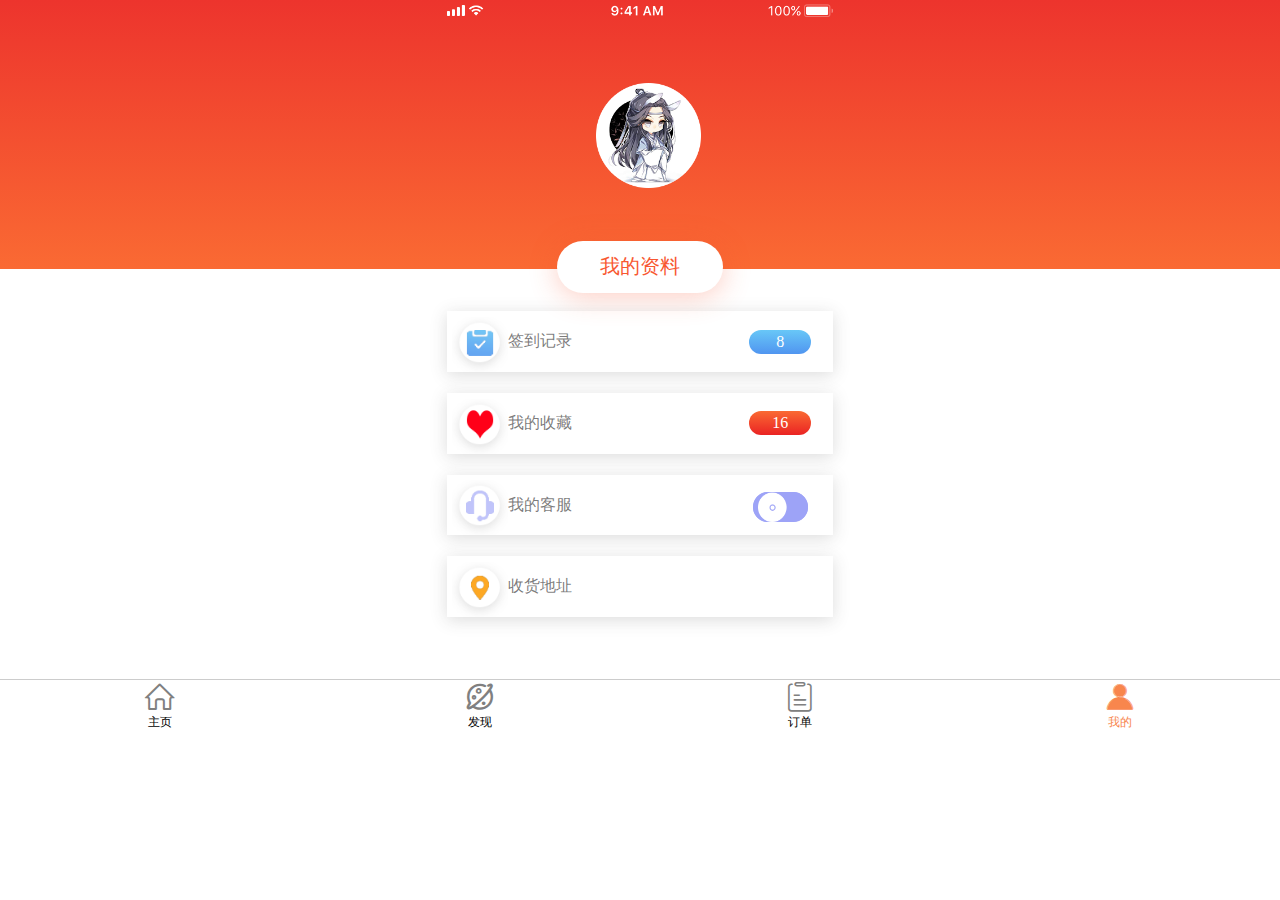
<file: wode/index.html>
<!doctype html>
<html lang="en">
<head>
    <meta charset="UTF-8">
    <meta name="viewport"
          content="width=device-width, user-scalable=no, initial-scale=1.0, maximum-scale=1.0, minimum-scale=1.0">
    <meta http-equivd="X-UA-Compatible" content="ie=edge">
    <title>我的资料</title>
    <link rel="stylesheet" href="index.css">
    <link rel="stylesheet" href="./base.css">
</head>
<body>
<div id="box">
    <div id="boxTop">
        <nav>
            <img src="image/状态栏.png" alt="">
        </nav>
        <div class="boxPicture">
            <img src="./image/lwjtimg.png" alt="">
        </div>
    </div>
    <div class="boxMy">
       <p> 我的资料</p>
    </div>
    <!--top-->
    <div id="boxContent">
        <div class="boxBox">
            <ul>
                <li class="conText1">
                    <div class="textFirst">
                        <img src="image/task_fill.png" alt="">
                    </div>
                    <p class="textWord">
                        签到记录
                    </p>
                    <div class="textSec">
                        <p>8</p>
                    </div>
                </li>
                <li class="conText2">
                    <div class="textFirst">
                        <img src="image/形状1.png" alt="">
                    </div>
                    <p class="textWord">
                        我的收藏
                    </p>
                    <div class="textSec1">
                        <p>16</p>
                    </div>
                </li>
                <li class="conText2">
                    <div class="textFirst">
                        <img src="image/customerservice_fill.png" alt="">
                    </div>
                    <p class="textWord">
                        我的客服
                    </p>
                    <div class="textSec2">
                        <img src="image/椭圆5.png" alt="">
                    </div>
                </li>
                <li class="conText2">
                    <div class="textFirst">
                        <img src="image/coordinates_fill.png" alt="">
                    </div>
                    <p class="textWord">
                        收货地址
                    </p>
                </li>
            </ul>
        </div>
        <!--content-->
        <div class="footer">
            <ul class="footerBox">
                <a href="../ps/index.html">
                    <li class="iconfont icon-tubiao115"></li>
                    <li class="footerWord">主页</li>
                </a>
            </ul>
            <ul class="footerBox">
                <a href="../xiangqing/xiangqing.html">
                    <li class="iconfont icon-faxian2"></li>
                    <li class="footerWord">发现</li>
                </a>
            </ul>
            <ul class="footerBox">
                <a href="../dingdanzhongxin/dingdan.html">
                    <li class="iconfont icon-dingdan1"></li>
                    <li class="footerWord">订单</li>
                </a>
            </ul>
            <ul class="footerBox1">
                <a href="index.html">
                    <li class="iconfont icon-wodedangxuan" style="color:rgb(248,134,77)"></li>
                    <li class="footerWord1 "style="color:rgb(248,134,77)">我的</li>
                </a>
            </ul>
        </div>
        <!--foot-->
    </div>
</div>
</body>
</html>
</file>
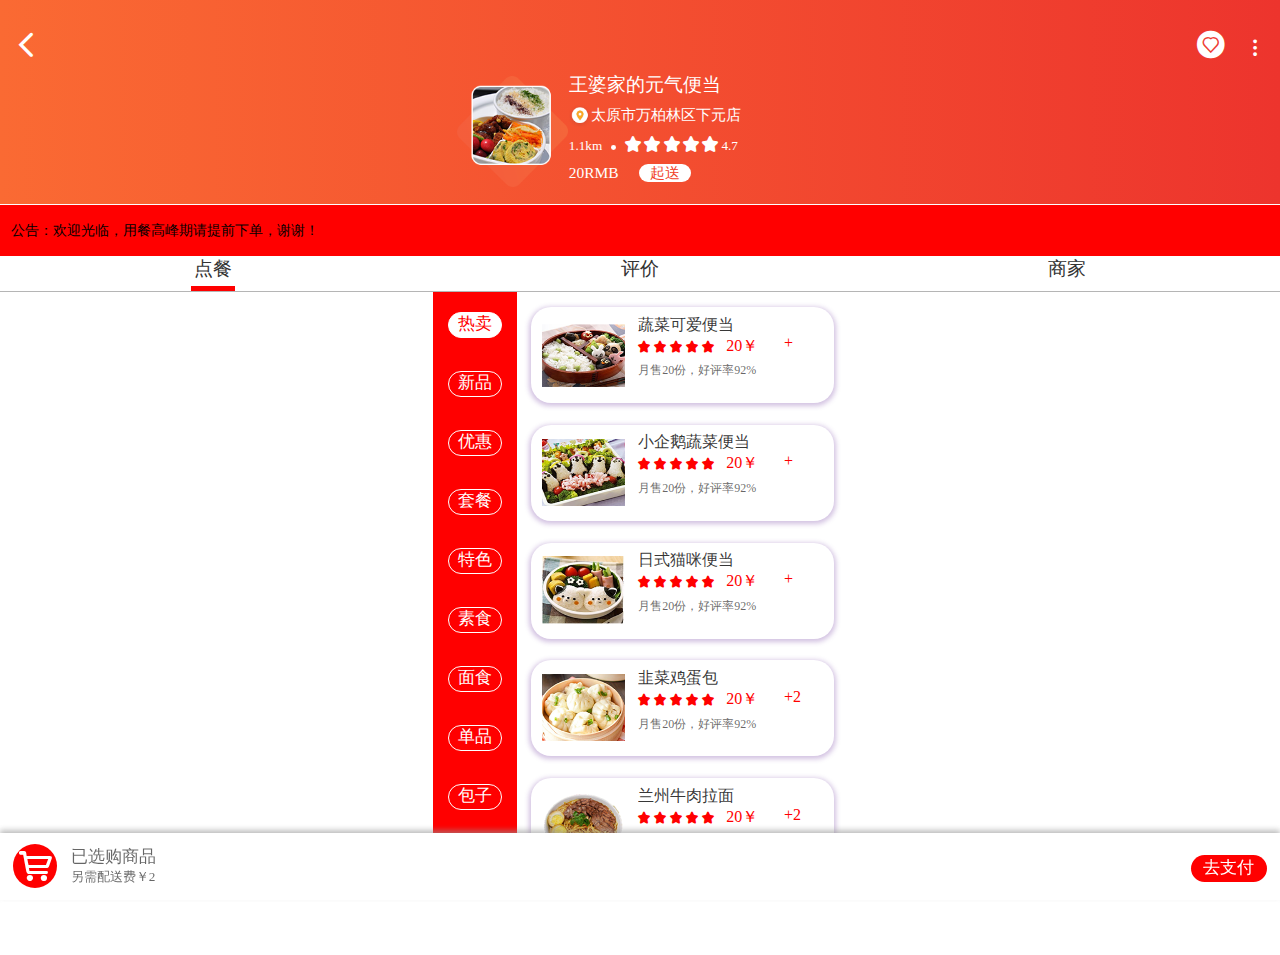
<file: xiangqing/index.html>
<!doctype html>
<html lang="en">
<head>
    <meta charset="UTF-8">
    <meta name="viewport"
          content="width=device-width, user-scalable=no, initial-scale=1.0, maximum-scale=1.0, minimum-scale=1.0">
    <meta http-equiv="X-UA-Compatible" content="ie=edge">
    <title>支付</title>
    <link rel="stylesheet" href="./index.css">
    <link rel="stylesheet" href="./base.css">
</head>
<body>
<header>
    <nav>
        <a href="xiangqing.html">
            <i class="iconfont icon-arrow-left"></i>
        </a>
        <a href="">
            <i class="iconfont icon-shoucang"></i>
        </a>
        <a href="">
            <i class="iconfont icon-gengduo"></i>
        </a>
    </nav>
    <div class="information">
        <img src="image/便当.png" alt="">
        <div class="storeInfor">
            <p class="title">
                王婆家的元气便当
            </p>
            <p class="dingwei">
                <img src="image/coordinates_fill.png" alt="">
                太原市万柏林区下元店
            </p>
            <p class="juli">
                1.1km <span></span>
                <i class="iconfont icon-shoucang-tianchong"></i>
                <i class="iconfont icon-shoucang-tianchong"></i>
                <i class="iconfont icon-shoucang-tianchong"></i>
                <i class="iconfont icon-shoucang-tianchong"></i>
                <i class="iconfont icon-shoucang-tianchong"></i>
                4.7
            </p>
            <p class="price">20RMB
                <span class="song">起送</span>
            </p>
        </div>
    </div>
</header>
<div class="gonggao">
    <p>公告：欢迎光临，用餐高峰期请提前下单，谢谢！</p>
</div>
<ul class="caidan">
    <li><a href="" class="xvanzhong">点餐</a></li>
    <li><a href="">评价</a></li>
    <li><a href="">商家</a></li>
</ul>
<div class="container">
    <ul class="fenlei">
        <li><a href="" class="xvanzhong">热卖</a></li>
        <li><a href="">新品</a></li>
        <li><a href="">优惠</a></li>
        <li><a href="">套餐</a></li>
        <li><a href="">特色</a></li>
        <li><a href="">素食</a></li>
        <li><a href="">面食</a></li>
        <li><a href="">单品</a></li>
        <li><a href="">包子</a></li>
        <li><a href="">饮品</a></li>
    </ul>
    <ul class="food">
        <li>
            <a href="">
                <img src="image/39.png" alt="" class="cai">
                <div class="middle">
                    <p>蔬菜可爱便当</p>
                    <p>
                    <span>
                        <i class="iconfont icon-shoucang-tianchong"></i>
                        <i class="iconfont icon-shoucang-tianchong"></i>
                        <i class="iconfont icon-shoucang-tianchong"></i>
                        <i class="iconfont icon-shoucang-tianchong"></i>
                        <i class="iconfont icon-shoucang-tianchong"></i>
                    </span>
                        &nbsp;&nbsp;20￥
                    </p>
                    <p>月售20份，好评率92%</p>
                </div>
                <p class="middleRight">
                    +
                </p>
            </a>
        </li>
        <li>
            <a href="">
                <img src="image/31.png" alt="" class="cai">
                <div class="middle">
                    <p>小企鹅蔬菜便当</p>
                    <p>
                    <span>
                        <i class="iconfont icon-shoucang-tianchong"></i>
                        <i class="iconfont icon-shoucang-tianchong"></i>
                        <i class="iconfont icon-shoucang-tianchong"></i>
                        <i class="iconfont icon-shoucang-tianchong"></i>
                        <i class="iconfont icon-shoucang-tianchong"></i>
                    </span>
                        &nbsp;&nbsp;20￥
                    </p>
                    <p>月售20份，好评率92%</p>
                </div>
                <p class="middleRight">
                    +
                </p>
            </a>
        </li>
        <li>
            <a href="">
                <img src="image/30.png" alt="" class="cai">
                <div class="middle">
                    <p>日式猫咪便当</p>
                    <p>
                    <span>
                        <i class="iconfont icon-shoucang-tianchong"></i>
                        <i class="iconfont icon-shoucang-tianchong"></i>
                        <i class="iconfont icon-shoucang-tianchong"></i>
                        <i class="iconfont icon-shoucang-tianchong"></i>
                        <i class="iconfont icon-shoucang-tianchong"></i>
                    </span>
                        &nbsp;&nbsp;20￥
                    </p>
                    <p>月售20份，好评率92%</p>
                </div>
                <p class="middleRight">
                    +
                </p>
            </a>
        </li>
        <li>
            <a href="">
                <img src="image/3.png" alt="" class="cai">
                <div class="middle">
                    <p>韭菜鸡蛋包</p>
                    <p>
                    <span>
                        <i class="iconfont icon-shoucang-tianchong"></i>
                        <i class="iconfont icon-shoucang-tianchong"></i>
                        <i class="iconfont icon-shoucang-tianchong"></i>
                        <i class="iconfont icon-shoucang-tianchong"></i>
                        <i class="iconfont icon-shoucang-tianchong"></i>
                    </span>
                        &nbsp;&nbsp;20￥
                    </p>
                    <p>月售20份，好评率92%</p>
                </div>
                <p class="middleRight">
                    +2
                </p>
            </a>
        </li>
        <li>
            <a href="">
                <img src="image/9.png" alt="" class="cai">
                <div class="middle">
                    <p>兰州牛肉拉面</p>
                    <p>
                    <span>
                        <i class="iconfont icon-shoucang-tianchong"></i>
                        <i class="iconfont icon-shoucang-tianchong"></i>
                        <i class="iconfont icon-shoucang-tianchong"></i>
                        <i class="iconfont icon-shoucang-tianchong"></i>
                        <i class="iconfont icon-shoucang-tianchong"></i>
                    </span>
                        &nbsp;&nbsp;20￥
                    </p>
                    <p>月售20份，好评率92%</p>
                </div>
                <p class="middleRight">
                    +2
                </p>
            </a>
        </li>
    </ul>
</div>
<div class="bu"></div>
<footer>
    <div class="iconfont icon-gouwuchekong"></div>
    <div class="cartInfor">
        <p>已选购商品</p>
        <p>另需配送费￥2</p>
    </div>
    <a href="../querendingdan/qzindex.html" class="go">去支付</a>
</footer>
</body>
</html>
</file>
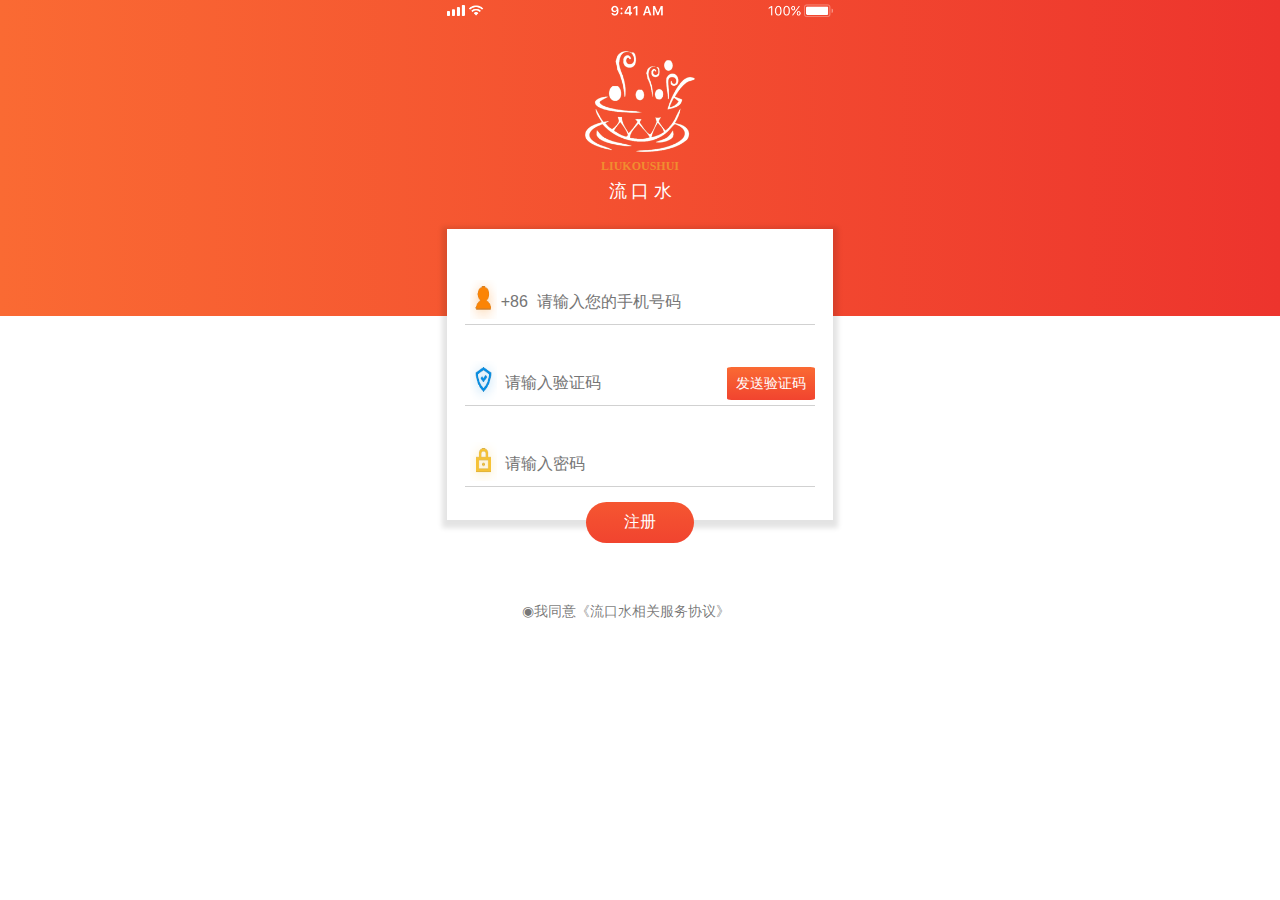
<file: zhuce/index.html>
<!doctype html>
<html lang="en">
<head>
    <meta charset="UTF-8">
    <meta name="viewport"
          content="width=device-width, user-scalable=no, initial-scale=1.0, maximum-scale=1.0, minimum-scale=1.0">
    <meta http-equiv="X-UA-Compatible" content="ie=edge">
    <title>注册</title>
    <link rel="stylesheet" href="./index.css">
    <link rel="stylesheet" href="./base.css">
</head>
<body>
<div class="box">
<div class="boxTop">
    <nav>
        <img src="image/状态栏.png" alt="">
    </nav>
  <div class="boxContent">
      <ul>
          <li class="boxPic">
              <img src="./image/liukoushui.png" alt="">
          </li>
          <h3 class="boxYw">LIUKOUSHUI</h3>
          <li class="boxText">流 口 水</li>
      </ul>
  </div>
</div>
    <!--头部-->
    <div id="banner">
        <div class="bannercontent">
            <ul class="contentSjh">
                <li class="iconItem">
                    <img src="./image/peoplefill.png" alt="">
                </li>
                <li class="textIcom">
                    <input type="text" placeholder="+86  请输入您的手机号码" class="input" >
                </li>
            </ul>
            <ul class="contentSjh">
                <li class="iconItem">
                    <img src="./image/dunpaibaoxianrenzheng.png" alt="">
                </li>
                <li class="textIcom">
                    <input type="text" placeholder=" 请输入验证码" class="input" >
                     <b class="textRight">发送验证码</b>
                </li>

            </ul>
            <ul class="contentSjh">
                <li class="iconItem">
                    <img src="./image/suoding.png" alt="">
                </li>
                <li class="textIcom">
                    <input type="text" placeholder=" 请输入密码" class="input" >
                </li>
            </ul>
        </div>
    </div>
    <!--bannner-->
    <a href="../denglu/dlindex.html" class="button">
        注册
    </a>
    <!--注册-->
    <div class="bottom">
      <div class="bottemtext">
          <p>◉我同意《流口水相关服务协议》</p>
      </div>
    </div>
</div>
</body>
</html>
</file>
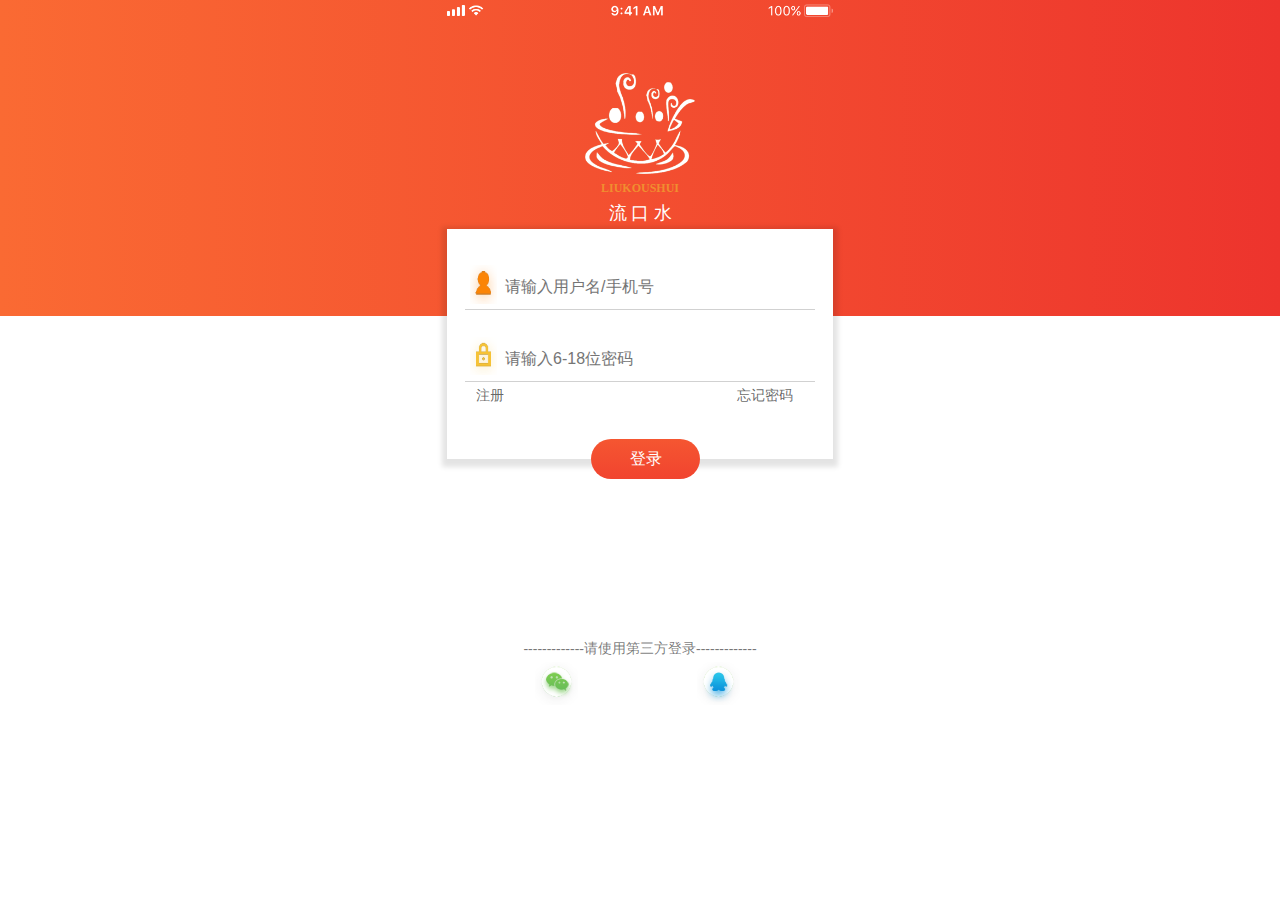
<file: denglu/dlindex.html>
<!doctype html>
<html lang="en">
<head>
    <meta charset="UTF-8">
    <meta name="viewport"
          content="width=device-width, user-scalable=no, initial-scale=1.0, maximum-scale=1.0, minimum-scale=1.0">
    <meta http-equiv="X-UA-Compatible" content="ie=edge">
    <title>登录</title>
    <link rel="stylesheet" href="dlindex.css">
    <link rel="stylesheet" href="base.css">
</head>
<body>
<div class="box">
<div class="boxTop">
    <nav>
        <img src="images/状态栏.png" alt="">
    </nav>
  <div class="boxContent">
      <ul>
          <li class="boxPic">
              <img src="images/图层5.png" alt="">
          </li>
          <h3 class="boxYw">LIUKOUSHUI</h3>
          <li class="boxText">流 口 水</li>
      </ul>
  </div>
</div>
    <!--头部-->
    <div id="banner">
        <div class="bannercontent">
            <ul class="contentSjh">
                <li class="iconItem">
                    <img src="./images/peoplefill.png" alt="">
                </li>
                <li class="textIcom">
                    <input type="text" placeholder=" 请输入用户名/手机号" class="input" >
                </li>
            </ul>
            <ul class="contentSjh">
                <li class="iconItem">
                    <img src="./images/suoding.png" alt="">
                </li>
                <li class="textIcom">
                    <input type="password" placeholder=" 请输入6-18位密码" class="input" >
                </li>
            </ul>
            <ul class="word">
                <a class="zhuCe" href="../zhuce/index.html">注册</a>
                <p class="wangJi">忘记密码</p>
            </ul>
        </div>
    </div>
    <!--bannner-->
    <a href="../ps/index.html" class="button">
        登录
    </a>
    <!--登录-->
    <div class="bottom">
      <div class="bottemtext">
          <p>-------------请使用第三方登录-------------</p>
      </div>
        <div class="bottomImage">
            <img src="images/weixin.png" style="margin-right: 1.05rem" alt="">
            <img src="images/qq.png" style="margin-left: 1.05rem" alt="">
        </div>
    </div>
</div>
</body>
</html>
</file>
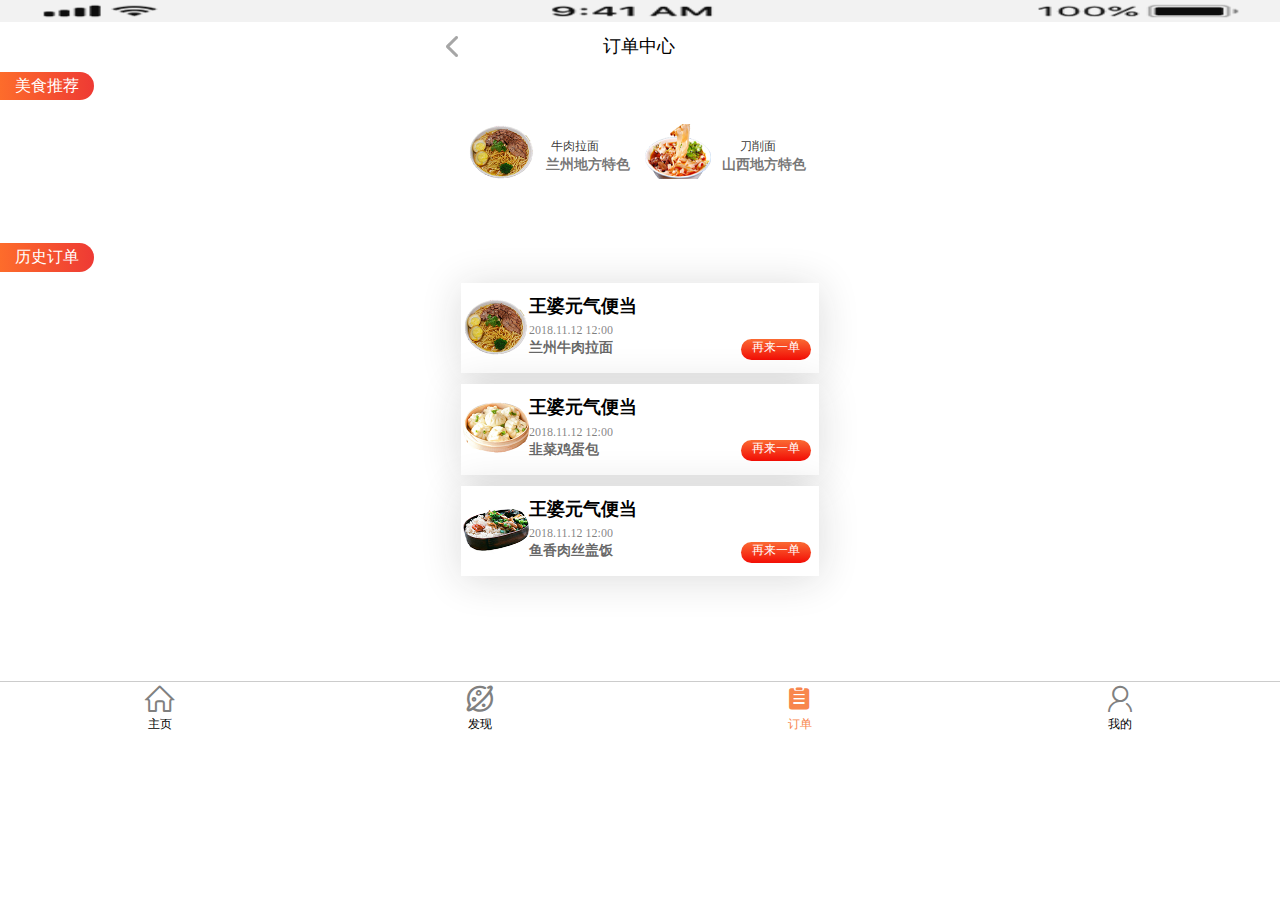
<file: dingdanzhongxin/dingdan.html>
<!doctype html>
<html lang="en">
<head>
    <meta charset="UTF-8">
    <meta name="viewport"
          content="width=device-width, user-scalable=no, initial-scale=1.0, maximum-scale=1.0, minimum-scale=1.0">
    <meta http-equiv="X-UA-Compatible" content="ie=edge">
    <title>订单中心</title>
    <link rel="stylesheet" href="dingdan.css">
    <link rel="stylesheet" href="base.css">
</head>
<body>
<div id="box">
    <div id="top">
        <nav>
            <img src="image/StatusBar.png" alt="">
        </nav>
        <div id="dingdan">
            <img src="image/圆角矩形1拷贝.png" alt="">
            <h2>订单中心</h2>
        </div>
        <div id="content">
            <div class="zuoSahng">美食推荐</div>
            <div class="conNeirong">
                <div class="Neirongzuo">
                    <img src="image/9.png" alt="">
                    <p>牛肉拉面</p>
                    <h3>兰州地方特色</h3>
                </div>
                <div class="Neirongzuo">
                    <img src="image/图层3.png" alt="">
                    <p>刀削面</p>
                    <h3>山西地方特色</h3>
                </div>
            </div>
        </div>
    </div>
    <div id="banner">
        <div class="conLishi">
            <div class="zuoSahng">历史订单</div>
            <ul>
                <li class="zailaiyidan">
                    <img src="image/9.png" alt="">
                    <h2>王婆元气便当</h2>
                    <p>2018.11.12  12:00</p>
                    <h3>兰州牛肉拉面</h3>
                    <div class="youxia">再来一单</div>
                </li>
            </ul>
            <ul>
                <li class="zailaiyidan">
                    <img src="image/10.png" alt="">
                    <h2>王婆元气便当</h2>
                    <p>2018.11.12  12:00</p>
                    <h3>韭菜鸡蛋包</h3>
                    <div class="youxia">再来一单</div>
                </li>
            </ul>
            <ul>
                <li class="zailaiyidan">
                    <img src="image/8.png" alt="">
                    <h2>王婆元气便当</h2>
                    <p>2018.11.12  12:00</p>
                    <h3>鱼香肉丝盖饭</h3>
                    <div class="youxia">再来一单</div>
                </li>
            </ul>
        </div>
        <div class="footer">
            <ul class="footerBox">
                <a href="../ps/index.html">
                    <li class="iconfont icon-tubiao115"></li>
                    <li class="footerWord">主页</li>
                </a>
            </ul>
            <ul class="footerBox">
                <a href="../xiangqing/xiangqing.html">
                    <li class="iconfont icon-faxian2"></li>
                    <li class="footerWord">发现</li>
                </a>
            </ul>
            <ul class="footerBox1">
                <a href="dingdan.html">
                    <li class="iconfont icon-dingdan"style="color:rgb(248,134,77)"></li>
                    <li class="footerWord1" style="color:rgb(248,134,77)">订单</li>
                </a>
            </ul>
            <ul class="footerBox">
                <a href="../wode/index.html">
                    <li class="iconfont icon-weibiaoti2fuzhi12" ></li>
                    <li class="footerWord ">我的</li>
                </a>
            </ul>
        </div>
    </div>

</div>
</body>
</html>
</file>
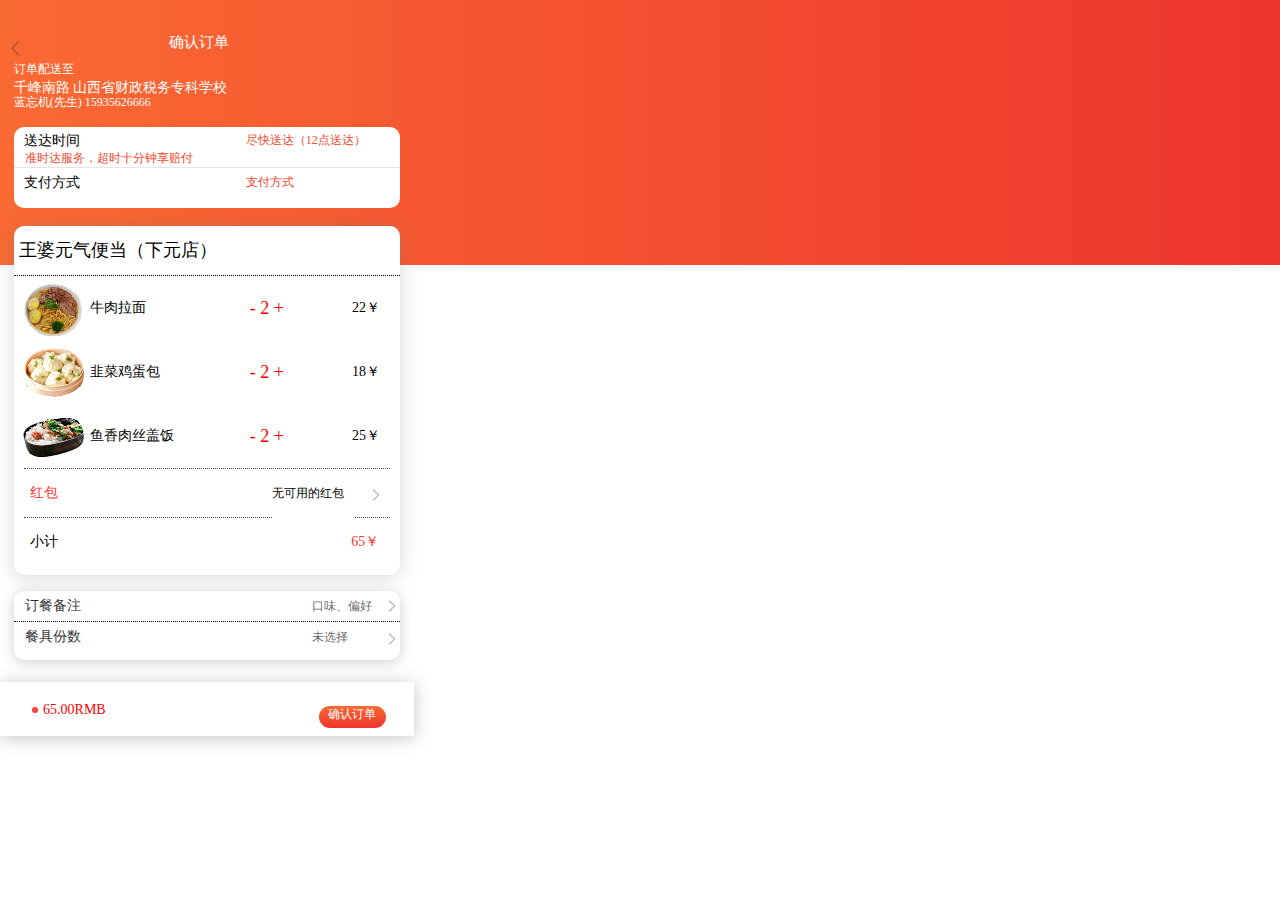
<file: querendingdan/qzindex.html>
<!doctype html>
<html lang="en">
<head>
    <meta charset="UTF-8">
    <meta name="viewport"
          content="width=device-width, user-scalable=no, initial-scale=1.0, maximum-scale=1.0, minimum-scale=1.0">
    <meta http-equiv="X-UA-Compatible" content="ie=edge">
    <title>确认订单</title>
    <link rel="stylesheet" href="./qzindex.css">
    <link rel="stylesheet" href="./base.css">
</head>
<body>
<div id="box">
    <div id="top">
        <div class="topT">
            <a class="topTleft">
                <i class="iconfont icon-zuojiantou"></i>
            </a>
            <div class="topTright">确认订单</div>
            <div class="text">
                <p1>订单配送至</p1>
                <h3>千峰南路  山西省财政税务专科学校</h3>
                <h4>蓝忘机(先生)     15935626666</h4>
            </div>
            <div class="topContext">
                <ul class="contextBox">
                    <li class="contextLeft">
                        送达时间
                    </li>
                    <li class="contextRight">
                        尽快送达（12点送达）
                    </li>
                    <li class="contextBottom">
                        准时达服务，超时十分钟享赔付
                    </li>
                </ul>
                <ul class="contextBo">
                    <li class="contextLeft">
                       支付方式
                    </li>
                    <li class="contextRight">
                      支付方式
                    </li>
                </ul>
            </div>
        </div>
    </div>
    <div id="banners">
        <div class="bannerTop">
            <h2>王婆元气便当（下元店）</h2>
        </div>
        <div class="bannerCon">
           <ul>
               <img src="image/9.png" alt="">
               <li class="laMian">牛肉拉面</li>
               <li class="jiaJian">- 2 +</li>
               <li class="rmb">22￥</li>
           </ul>
        </div>
        <div class="bannerCon">
           <ul>
               <img src="image/10.png" alt="">
               <li class="laMian">韭菜鸡蛋包</li>
               <li class="jiaJian">- 2 +</li>
               <li class="rmb">18￥</li>
           </ul>
        </div>
        <div class="bannerCon">
           <ul>
               <img src="image/8.png" alt="">
               <li class="laMian">鱼香肉丝盖饭</li>
               <li class="jiaJian">- 2 +</li>
               <li class="rmb">25￥</li>
           </ul>
        </div>
        <div class="bannerBom">
            <div class="banRight">
                红包
            </div>
            <div class="banleft">
                无可用的红包
            </div>
            <div class="icon">
                <i class="iconfont icon-iconfontjiantou5"></i>
            </div>
        </div>
        <div class="bannerBotm">
            <div class="banbomLeft">
                小计
            </div>
            <div class="banbomRight">
                65￥
            </div>
        </div>
    </div>
    <div id="foot">
        <div class="footTop">
            <ul>
                <li class="dingCan">订餐备注</li>
                <li class="foottopTe">口味、偏好</li>
                <li class="iconfont icon-iconfontjiantou5"></li>
            </ul>
        </div>
        <div class="footBottom">
            <ul>
                <li class="dingCan">餐具份数</li>
                <li class="foottopTe">未选择</li>
                <li class="iconfont icon-iconfontjiantou5"></li>
            </ul>
        </div>
    </div>
    <div id="bottom">
        <a href="../xuanze/xuanze.html">
            <ul>
                <li class="dian"></li>
                <li class="dianShu">65.00RMB</li>
                <li class="queRen">确认订单</li>
            </ul>
        </a>
    </div>
</div>
</body>
</html>
</file>
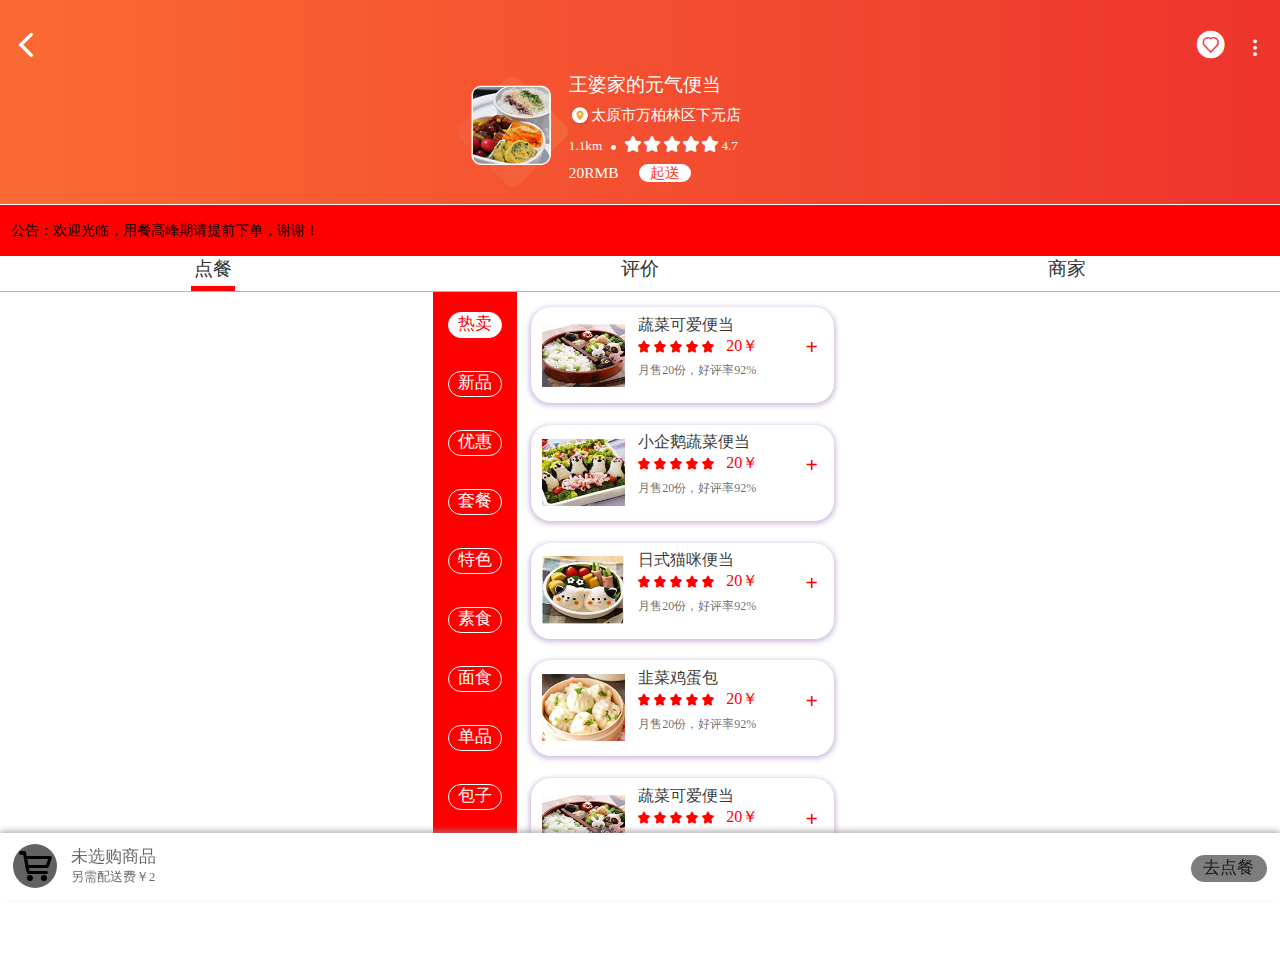
<file: xiangqing/xiangqing.html>
<!doctype html>
<html lang="en">
<head>
    <meta charset="UTF-8">
    <meta name="viewport"
          content="width=device-width, user-scalable=no, initial-scale=1.0, maximum-scale=1.0, minimum-scale=1.0">
    <meta http-equiv="X-UA-Compatible" content="ie=edge">
    <title>详情页</title>
    <link rel="stylesheet" href="./xiangqing.css">
    <link rel="stylesheet" href="./base.css">
</head>
<body>
<header>
    <nav>
        <a href="../ps/index.html">
            <i class="iconfont icon-arrow-left"></i>
        </a>
        <a href="">
            <i class="iconfont icon-shoucang"></i>
        </a>
        <a href="">
            <i class="iconfont icon-gengduo"></i>
        </a>
    </nav>
    <div class="information">
        <img src="image/便当.png" alt="">
        <div class="storeInfor">
            <p class="title">
                王婆家的元气便当
            </p>
            <p class="dingwei">
                <img src="image/coordinates_fill.png" alt="">
                太原市万柏林区下元店
            </p>
            <p class="juli">
                1.1km <span></span>
                <i class="iconfont icon-shoucang-tianchong"></i>
                <i class="iconfont icon-shoucang-tianchong"></i>
                <i class="iconfont icon-shoucang-tianchong"></i>
                <i class="iconfont icon-shoucang-tianchong"></i>
                <i class="iconfont icon-shoucang-tianchong"></i>
                4.7
            </p>
            <p class="price">20RMB
                <span class="song">起送</span>
            </p>
        </div>
    </div>
</header>
<div class="gonggao">
    <p>公告：欢迎光临，用餐高峰期请提前下单，谢谢！</p>
</div>
<ul class="caidan">
    <li><a href="" class="xvanzhong">点餐</a></li>
    <li><a href="">评价</a></li>
    <li><a href="">商家</a></li>
</ul>
<div class="container">
    <ul class="fenlei">
        <li><a href="" class="xvanzhong">热卖</a></li>
        <li><a href="">新品</a></li>
        <li><a href="">优惠</a></li>
        <li><a href="">套餐</a></li>
        <li><a href="">特色</a></li>
        <li><a href="">素食</a></li>
        <li><a href="">面食</a></li>
        <li><a href="">单品</a></li>
        <li><a href="">包子</a></li>
        <li><a href="">饮品</a></li>
    </ul>
    <ul class="food">
        <li>
            <a href="">
                <img src="image/39.png" alt="" class="cai">
                <div class="middle">
                    <p>蔬菜可爱便当</p>
                    <p>
                    <span>
                        <i class="iconfont icon-shoucang-tianchong"></i>
                        <i class="iconfont icon-shoucang-tianchong"></i>
                        <i class="iconfont icon-shoucang-tianchong"></i>
                        <i class="iconfont icon-shoucang-tianchong"></i>
                        <i class="iconfont icon-shoucang-tianchong"></i>
                    </span>
                        &nbsp;&nbsp;20￥
                    </p>
                    <p>月售20份，好评率92%</p>
                </div>
                <h2 class="middleRight">
                    +
                </h2>
            </a>
        </li>
        <li>
            <a href="">
                <img src="image/31.png" alt="" class="cai">
                <div class="middle">
                    <p>小企鹅蔬菜便当</p>
                    <p>
                    <span>
                        <i class="iconfont icon-shoucang-tianchong"></i>
                        <i class="iconfont icon-shoucang-tianchong"></i>
                        <i class="iconfont icon-shoucang-tianchong"></i>
                        <i class="iconfont icon-shoucang-tianchong"></i>
                        <i class="iconfont icon-shoucang-tianchong"></i>
                    </span>
                        &nbsp;&nbsp;20￥
                    </p>
                    <p>月售20份，好评率92%</p>
                </div>
                <h2 class="middleRight">
                    +
                </h2>
            </a>
        </li>
        <li>
            <a href="">
                <img src="image/30.png" alt="" class="cai">
                <div class="middle">
                    <p>日式猫咪便当</p>
                    <p>
                    <span>
                        <i class="iconfont icon-shoucang-tianchong"></i>
                        <i class="iconfont icon-shoucang-tianchong"></i>
                        <i class="iconfont icon-shoucang-tianchong"></i>
                        <i class="iconfont icon-shoucang-tianchong"></i>
                        <i class="iconfont icon-shoucang-tianchong"></i>
                    </span>
                        &nbsp;&nbsp;20￥
                    </p>
                    <p>月售20份，好评率92%</p>
                </div>
                <h2 class="middleRight">
                    +
                </h2>
            </a>
        </li>
        <li>
            <a href="">
                <img src="image/3.png" alt="" class="cai">
                <div class="middle">
                    <p>韭菜鸡蛋包</p>
                    <p>
                    <span>
                        <i class="iconfont icon-shoucang-tianchong"></i>
                        <i class="iconfont icon-shoucang-tianchong"></i>
                        <i class="iconfont icon-shoucang-tianchong"></i>
                        <i class="iconfont icon-shoucang-tianchong"></i>
                        <i class="iconfont icon-shoucang-tianchong"></i>
                    </span>
                        &nbsp;&nbsp;20￥
                    </p>
                    <p>月售20份，好评率92%</p>
                </div>
                <h2 class="middleRight">
                    +
                </h2>
            </a>
        </li>
        <li>
            <a href="">
                <img src="image/39.png" alt="" class="cai">
                <div class="middle">
                    <p>蔬菜可爱便当</p>
                    <p>
                    <span>
                        <i class="iconfont icon-shoucang-tianchong"></i>
                        <i class="iconfont icon-shoucang-tianchong"></i>
                        <i class="iconfont icon-shoucang-tianchong"></i>
                        <i class="iconfont icon-shoucang-tianchong"></i>
                        <i class="iconfont icon-shoucang-tianchong"></i>
                    </span>
                        &nbsp;&nbsp;20￥
                    </p>
                    <p>月售20份，好评率92%</p>
                </div>
                <h2 class="middleRight">
                    +
                </h2>
            </a>
        </li>
    </ul>
</div>
<div class="bu"></div>
<footer>
    <div class="iconfont icon-gouwuchekong"></div>
    <div class="cartInfor">
        <p>未选购商品</p>
        <p>另需配送费￥2</p>
    </div>
    <a href="index.html" class="go">去点餐</a>
</footer>
</body>
</html>
</file>
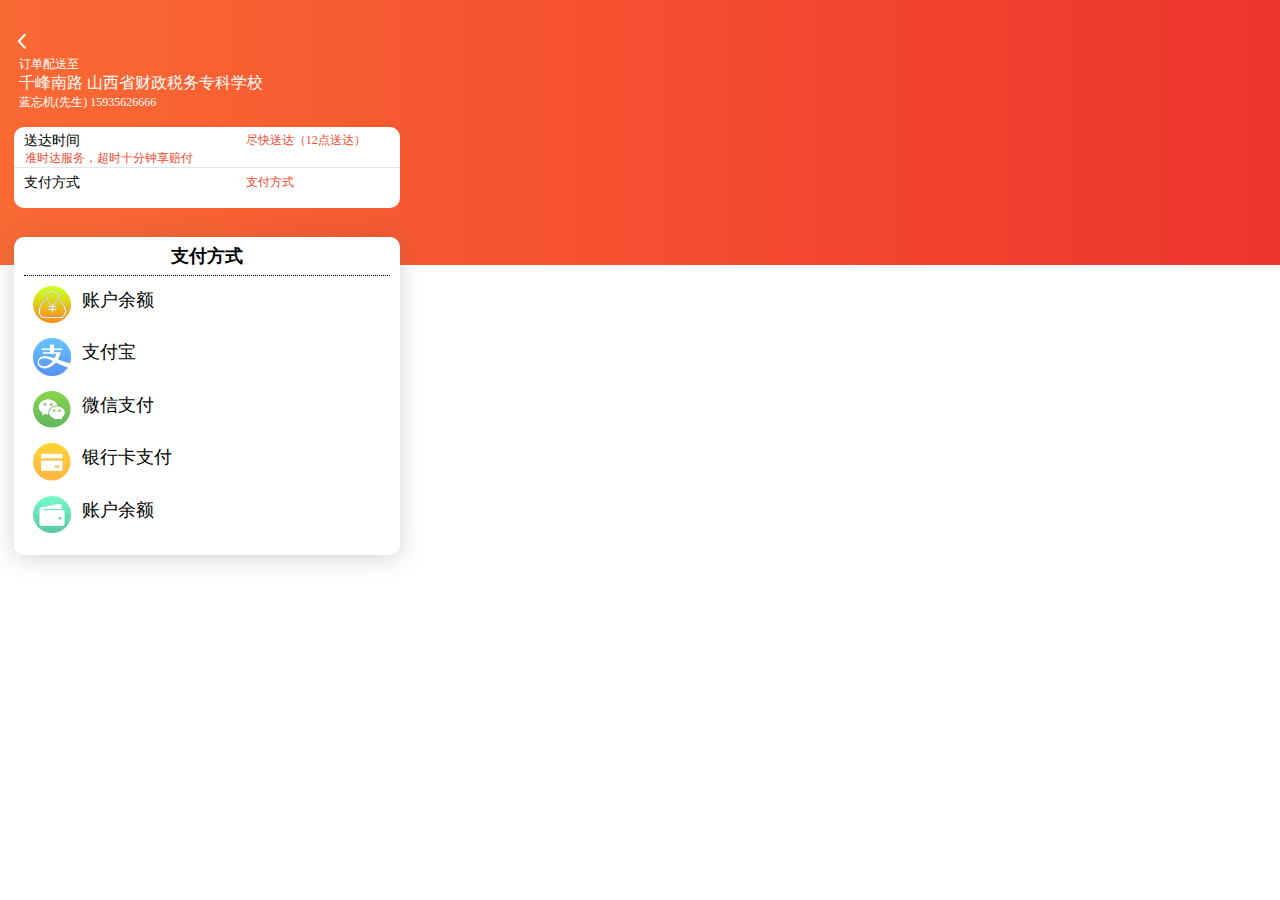
<file: xuanze/xuanze.html>
<!doctype html>
<html lang="en">
<head>
    <meta charset="UTF-8">
    <meta name="viewport"
          content="width=device-width, user-scalable=no, initial-scale=1.0, maximum-scale=1.0, minimum-scale=1.0">
    <meta http-equiv="X-UA-Compatible" content="ie=edge">
    <title>选择支付方式</title>
    <link rel="stylesheet" href="./xuanze.css">
    <link rel="stylesheet" href="./base.css">
</head>
<body>
<div id="box">
    <div id="top">
        <div class="topT">
                <a href="" class="iconfont icon-zuojiantou"></a>
            <div class="text">
                <p>订单配送至</p>
                <p1>千峰南路 山西省财政税务专科学校</p1>
                <h4>蓝忘机(先生)     15935626666</h4>
            </div>
            <div class="topContext">
                <ul class="contextBox">
                    <li class="contextLeft">
                        送达时间
                    </li>
                    <li class="contextRight">
                        尽快送达（12点送达）
                    </li>
                    <li class="contextBottom">
                        准时达服务，超时十分钟享赔付
                    </li>
                </ul>
                <ul class="contextBo">
                    <li class="contextLeft">
                        支付方式
                    </li>
                    <li class="contextRight">
                        支付方式
                    </li>
                </ul>
            </div>
        </div>
    </div>
    <div id="bannerCon">
        <div class="conText">
            <h2>支付方式</h2>
        </div>
        <ul>
            <li class="conT1">
                <img src="image/timgICJ2CD2D.png" alt="">
                <div class="conp">账户余额</div>
            </li>
            <li class="conT1">
                <img src="image/图层2.png" alt="">
                <div class="conp">支付宝</div>
            </li>
            <li class="conT1">
                <img src="image/0.png" alt="">
                <div class="conp">微信支付</div>
            </li>
            <li class="conT1">
                <a href="../zhiwen/zwindex.html">
                    <img src="image/图层0副本.png" alt="">
                </a>
                <div class="conp">银行卡支付</div>
            </li>
            <li class="conT1">
                <img src="image/图层8.png" alt="">
                <div class="conp">账户余额</div>
            </li>
        </ul>
    </div>
</div>
</body>
</html>
</file>
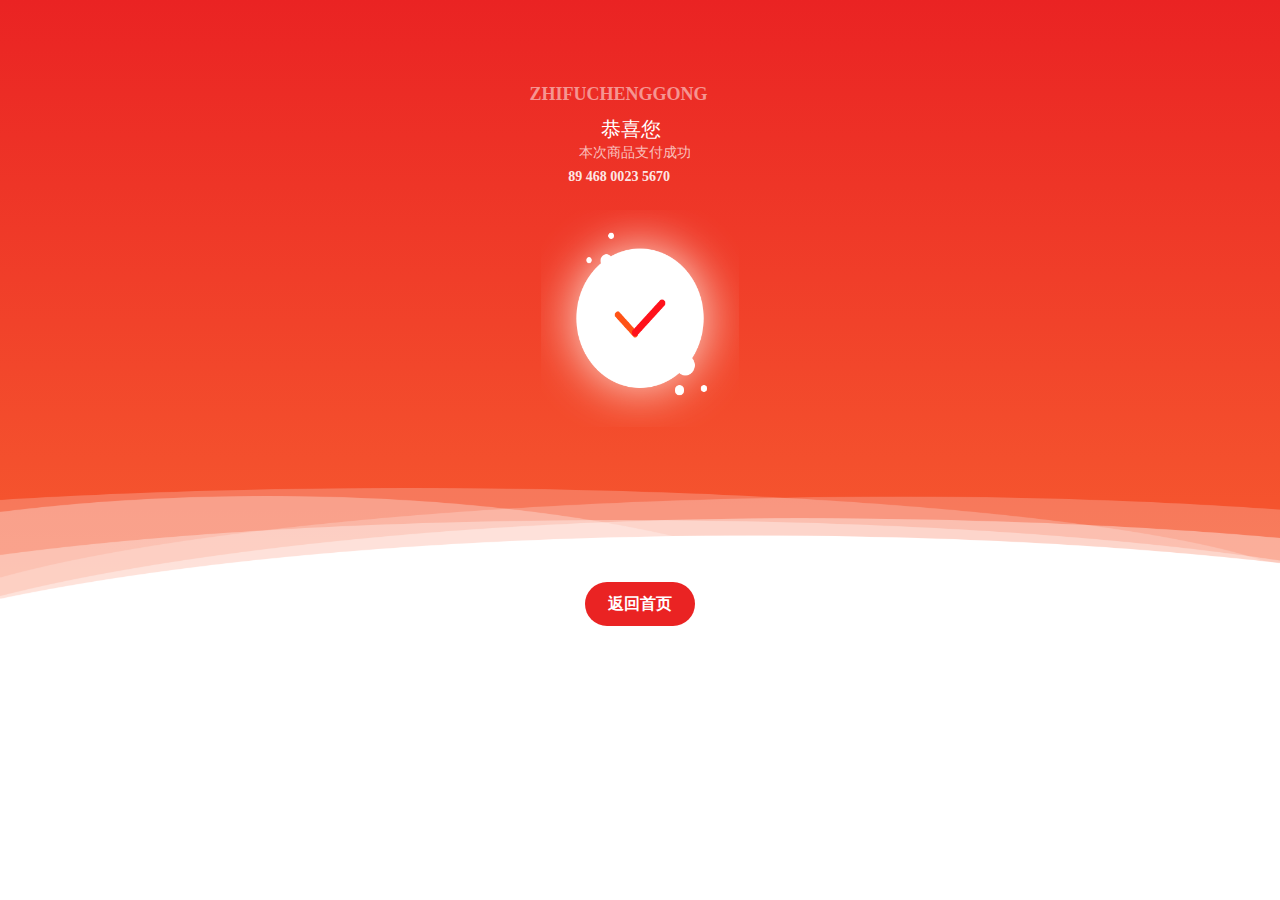
<file: zhifuchenggong/zfindex.html>
<!doctype html>
<html lang="en">
<head>
    <meta charset="UTF-8">
    <meta name="viewport"
          content="width=device-width, user-scalable=no, initial-scale=1.0, maximum-scale=1.0, minimum-scale=1.0">
    <meta http-equiv="X-UA-Compatible" content="ie=edge">
    <title>支付成功</title>
    <link rel="stylesheet" href="./zfindex.css">
    <link rel="stylesheet" href="./base.css">
</head>
<body>
<!--头部-->
<div id="box">
    <div id="top">
        <h2 class="zF">ZHIFUCHENGGONG</h2>
        <p class="word">恭喜您</p>
        <p class="cg">本次商品支付成功</p>
        <h3 class="sz">89 468 0023 5670</h3>
    </div>
    <div id="banner">
        <img src="images/圆.png" alt="">
    </div>
    <div id="footer">
        <img src="images/白圆.png" alt="">
    </div>
    <a href="../ps/index.html">
        <div class="fanhui">
            <h3>返回首页</h3>
        </div>
    </a>

</div>
</body>
</html>
</file>
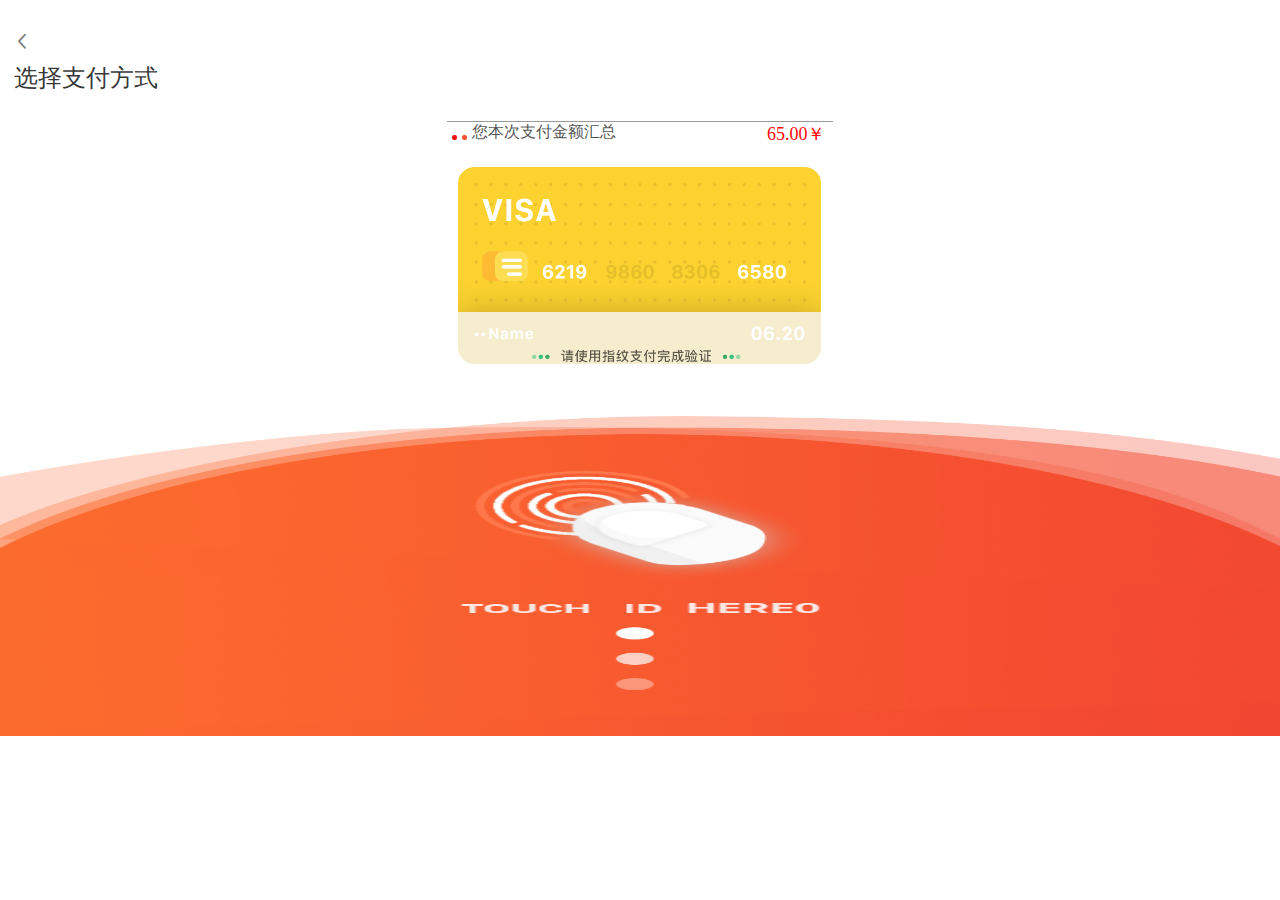
<file: zhiwen/zwindex.html>
<!doctype html>
<html lang="en">
<head>
    <meta charset="UTF-8">
    <meta name="viewport"
          content="width=device-width, user-scalable=no, initial-scale=1.0, maximum-scale=1.0, minimum-scale=1.0">
    <meta http-equiv="X-UA-Compatible" content="ie=edge">
    <title>指纹支付</title>
    <link rel="stylesheet" href="./zwindex.css">
    <link rel="stylesheet" href="./base.css">
</head>
<body>
<div id="box">
    <div id="fanHui">
        <a href="../xuanze/xuanze.html" class="iconfont icon-zuojiantou"></a>
        <h1 class="choose">选择支付方式</h1>
    </div>
    <!--top-->
    <div id="banner">
        <ul>
            <li class="yuanQuan"></li>
            <li class="yuanQuan1"></li>
            <li class="bannerText">您本次支付金额汇总</li>
            <li class="qian">65.00￥</li>
            <img src="image/卡.png" alt="">
        </ul>
    </div>
    <!--banner-->
    <a href="../zhifuchenggong/zfindex.html" class="footer">
        <img src="image/组.png" alt="">
    </a>
</div>
</body>
</html>
</file>
<file: wode/index.css>
#box{
    width: 100%;
    height: 100%;
    background:white;
    position: relative;
}
nav img{
    width: 7.5rem;
    height: 0.4rem;
    margin: 0 auto;
}
#boxTop{
    width: 100%;
    height: 4.88rem;
    background-image: linear-gradient(to bottom,rgb(237,52,45),rgb(250,106,51));
}
.boxPicture{
    position: absolute;
    top: 1.50rem;
    left: 50%;
    margin-left: -0.8rem;
    width: 1.90rem;
    height: 1.90rem;

}
.boxPicture img{
    width: 1.90rem;
    height: 1.90rem;
}
/*top*/
.boxMy{
    width: 3rem;
    height: 0.94rem;
    background: white;
    position: absolute;
    top: 4.36rem;
    left: 50%;
    margin-left: -1.5rem;
    border-radius:0.47rem;
    box-shadow: 0 3px 29px 0 rgba(245,84,48,0.31);
}
.boxMy p{
    font-size: 20px;
    text-align: center;
    color: rgb(248,88,49);
    line-height:0.94rem;
}
/*wode*/
#boxContent{
    width:100%;
    height: 100%;
    background: white;
}
.boxBox{
    width: 7rem;
    height:7.42rem;
    padding: 0.76rem 0;
    margin: 0 auto;
}
.conText1{
    width: 7rem;
    height: 1.1rem;
    background: white;
    box-shadow: 0 3px 16px 0 rgba(60,60,60,0.18);
}
/*.textFirst{*/
    /*float: left;*/
    /*width: 0.7rem;*/
    /*height: 0.7rem;*/
    /*background: lightcoral;*/
    /*margin: 0.21rem 0 0.21rem 0.23rem;*/
/*}*/
.textFirst img{
    float: left;
    width: 1rem;
    height: 1rem;
    margin: 0.1rem 0 0.21rem 0.1rem;
}
.textWord{
    float: left;
    width: 1.8rem;
    height: 1.1rem;
    font-size: 16px;
    color: rgba(38,37,37,0.61);
    line-height: 1.1rem;
}
.textSec{
    float: right;
    width: 1.12rem;
    height: 0.44rem;
    background-image: linear-gradient(to top,rgb(80,149,240),rgb(104,199,247));
    margin: 0.33rem 0.4rem 0.33rem 0;
    border-radius: 22px;
}
.textSec p{
    color: white;
    line-height: 0.44rem;
    text-align: center;
    font-size: 16px;
}
.conText2{
    margin-top: 0.38rem;
    width: 7rem;
    height: 1.1rem;
    background: white;
    box-shadow: 0 3px 16px 0 rgba(60,60,60,0.18);
}
.textSec1{
    float: right;
    width: 1.12rem;
    height: 0.44rem;
    background-image: linear-gradient(to top,rgb(234,35,35),rgb(250,106,51));
    margin: 0.33rem 0.4rem 0.33rem 0;
    border-radius: 22px;
}
.textSec1 p{
    color: white;
    line-height: 0.44rem;
    text-align: center;
    font-size: 16px;
}
.textSec2{
    float: right;
    width: 1rem;
    height: 0.53rem;
    background: rgb(157,163,247);
    margin: 0.32rem 0.45rem 0.25rem 0;
    border-radius: 22px;
}
.textSec2 img{
    width: 1rem;
    height: 0.53rem;
}
/*内容*/
.footer{
    width: 100%;
    height: 1rem;
    display: flex;
    justify-content: space-around;
    border-top: 1px solid #cccccc;
}
.footerBox{
    width: 1rem;
    height: 100%;
}
.footerBox li.iconfont{
    font-size: 30px;
    text-align: center;
    color: gray;
    margin-top: 0.02rem;

}
.footerWord{
    font-size: 12px;
    color: black ;
    text-align: center;
}
.footerBox1{
    width: 1rem;
    height: 100%;
    margin-top: 0.02rem;
}
.footerBox1 li.iconfont{
    font-size: 30px;
    text-align: center;

}
.footerWord1{
    font-size: 12px;
    text-align: center;
}
/*底部*/
</file>
<file: wode/base.css>
*{
    margin: 0;
    padding: 0;
    box-sizing: border-box;
}
ul{
    list-style: none;
}
a{
    text-decoration: none;
}
html{
    font-size: 100px;
}
@media (min-width: 320px) {
    html{
        font-size:42.6667px;
        /*100px*320/750*/
    }
}
@media screen and (min-width: 360px){
    html{
        font-size: 48px;
    }
}
@media screen and (min-width: 375px){
    html{
        font-size: 50px;
    }
}
@media screen and (min-width: 414px){
    html{
        font-size: 55.2px;
    }
}
body{
    font-size: 12px;
}
img{
    display: block;
}
@font-face {font-family: "iconfont";
    src: url('./font/iconfont.eot?t=1549454559103'); /* IE9 */
    src: url('./font/iconfont.eot?t=1549454559103#iefix') format('embedded-opentype'), /* IE6-IE8 */
    url('[data-uri]') format('woff2'),
    url('./font/iconfont.woff?t=1549454559103') format('woff'),
    url('./font/iconfont.ttf?t=1549454559103') format('truetype'), /* chrome, firefox, opera, Safari, Android, iOS 4.2+ */
    url('./font/iconfont.svg?t=1549454559103#iconfont') format('svg'); /* iOS 4.1- */
}

.iconfont {
    font-family: "iconfont" !important;
    font-size: 16px;
    font-style: normal;
    -webkit-font-smoothing: antialiased;
    -moz-osx-font-smoothing: grayscale;
}

.icon-tubiao115:before {
    content: "\e636";
}

.icon-sousuo:before {
    content: "\e629";
}

.icon-weibiaoti2fuzhi12:before {
    content: "\e62a";
}

.icon-faxian1:before {
    content: "\e60b";
}

.icon-faxian2:before {
    content: "\e68c";
}

.icon-home:before {
    content: "\e670";
}

.icon-dingdan:before {
    content: "\e605";
}

.icon-dingdan1:before {
    content: "\e67c";
}

.icon-sousuo1:before {
    content: "\e616";
}

.icon-icon-test:before {
    content: "\e60a";
}

.icon-wodedangxuan:before {
    content: "\e60c";
}
</file>
<file: xiangqing/index.css>
.zhuangtailan{
    width: 100%;
    height: 0.4rem;
    position: absolute;
    top: 0;
    left: 0;
}
header{
    width: 100%;
    height: 3.69rem;
    background: linear-gradient(to right,rgb(250,106,51),rgb(237,52,45));
    overflow: hidden;
}
header nav{
    height: 0.88rem;
    width: 100%;
    margin-top: 0.4rem;
    position: relative;
}
header nav a .icon-arrow-left{
    font-size: 0.5rem;
    color: white;
    position: absolute;
    top: 0.15rem;
    left: 0.24rem;
    font-weight: 200;
}
header nav .icon-shoucang{
    font-size: 0.5rem;
    color: white;
    position: absolute;
    top: 0.15rem;
    right: 1rem;
}
header nav .icon-gengduo{
    font-size: 0.4rem;
    color:white;
    position: absolute;
    top: 0.26rem;
    right: 0.26rem;

}
.information{
    width: 7.02rem;
    padding: 0.1rem 0.2rem;
    overflow: hidden;
    margin: 0 auto;
}
.information img{
    width:2rem;
    height: 2rem;
    float: left;
}
.information .storeInfor{
    width: 4.6rem;
    height: 2rem;
    float: right;
}
.information .storeInfor .title{
    font-size: 0.34rem;
    color: white;
    line-height: 100%;
}
.information .storeInfor .title span{
    margin-left: 0.2rem;
}
.information .storeInfor .title .star .icon-xingxing{
    font-size: 0.18rem;
    color: #fbf620;
}
.pingfen{
    font-size: 0.24rem;
}
.dingwei,.price{
    font-size: 0.28rem;
    color: white;
    margin: 0.18rem 0;
}
.dingwei img{
    width: 0.4rem;
    height: 0.4rem;
}
.juli{
    font-size: 0.24rem;
    color: white;
}
.juli span{
    display: inline-block;
    border-radius: 50%;
    background: white;
    width: 0.09rem;
    height: 0.09rem;
    margin: 0 0.1rem;
}
.song{
    display: inline-block;
    width: 0.94rem;
    height: 0.34rem;
    background: white;
    color:rgb(241,66,43);
    margin-left: 0.3rem;
    border-radius: 0.5rem;
    text-align: center;
    line-height:0.34rem;
}
.gonggao{
    width: 100%;
    height: 0.95rem;
    border-top: 1px solid white;
    background: rgb(255,0,0);
}
.gonggao p{
    width: 100%;
    height: 0.95rem;
    line-height: 0.95rem;
    font-size:14px;
    margin-left: 0.2rem;
}
.caidan{
    width: 100%;
    height: 0.65rem;
    display: flex;
    justify-content: space-around;
    border-bottom: 0.02rem solid #b5b5b5;

}
.caidan li a{
    display: block;
    width: 0.8rem;
    height: 100%;
    font-size: 0.34rem;
    text-align: center;
}
.caidan .xvanzhong{
    border-bottom: 0.1rem solid rgb(255,0,0);
}
.caidan li a:hover{
    border-bottom: 0.1rem solid rgb(255,0,0) ;
}
.container{
    display: flex;
    width: 7.5rem;
    margin: 0 auto;
}
.container .fenlei{
    height: 10.82rem;
    width: 1.53rem;
    background:rgb(255,0,0);
    display: flex;
    flex-direction: column;
    justify-content: space-between;
    padding: 0.36rem 0.275rem;
}
.container .fenlei li a{
    display: block;
    width: 0.98rem;
    height: 0.47rem;
    border-radius: 0.3rem;
    border: 0.01rem solid white;
    font-size: 0.3rem;
    color: white;
    text-align: center;
}
.container .fenlei li a:hover{
    background: white;
    color:rgb(255,0,0);
}
.container .fenlei li .xvanzhong{
    background: white;
    color:rgb(255,0,0);
}
.food{
    width: 5.97rem;
    height: 10.82rem;
    display: flex;
    justify-content: space-between;
    flex-direction: column;
    padding: 0.27rem 0.24rem;
}
.food li a{
    display: block;
    width: 5.49rem;
    height: 1.74rem;
    border-radius:20px;
    overflow: hidden;
    box-shadow: 0 0.03rem 0.1rem 0.02rem rgba(92,31,148,0.28);
}
.food li a .cai{
    width: 1.5rem;
    height: 70%;
    margin-left: 0.2rem;
    margin-top: 0.25rem;
    float: left;
    margin-right: 0.25rem;
}
.middleRight{
    float: right;
    width: 0.9rem;
    height: 100%;
    font-size: 16px;
   padding-top: 0.5rem;
    color:rgb(255,0,0);;
}
 .middle{
    float: left;
}
.food li a .middle p:nth-child(1){
    font-size:16px;
    color: rgba(0,0,0,0.8);
    margin-top: 0.14rem;
    white-space:nowrap;/* 不换行 */
    overflow:hidden;/* 内容超出宽度时隐藏超出部分的内容 */
    text-overflow:ellipsis;/* 当对象内文本溢出时显示省略标记(...) ；需与overflow:hidden;一起使用。*/
}
.food li a .middle p:nth-child(2){
    font-size:16px;
    color: rgb(255,0,0) ;
}
.food li a .middle p:nth-child(2) .icon-shoucang-tianchong{
    font-size:12px;
    color:rgb(255,0,0);
}
.food li a .middle p:nth-child(3){
    font-size:12px;
    color: rgba(0,0,0,0.6);
    margin-top: 0.1rem;
}
/*.food li a img:last-child{*/
    /*width: 0.27rem;*/
    /*float: right;*/
    /*margin-top: 0.76rem;*/
    /*margin-right: 0.2rem;*/
/*}*/
.bu{
    width: 100%;
    height: 1.2rem;
}
footer{
    width: 100%;
    height: 1.21rem;
    background: white;
    position: fixed;
    bottom: 0;
    box-shadow: 0 -0.05rem 0.1rem rgba(147,147,147,0.63);
}
footer .icon-gouwuchekong{
    background: rgb(255,0,0);
    border-radius: 50%;
    width: 0.8rem;
    height: 0.8rem;
    margin-left: 0.24rem;
    margin-top: 0.2rem;
    font-size: 0.6rem;
    text-align: center;
    line-height: 0.8rem;
    color: white;
    float: left;
    margin-right: 0.24rem;
}
footer .cartInfor{
    float: left;
}
footer .cartInfor p:nth-child(1){
    font-size: 0.3rem;
    color: rgba(0,0,0,0.6);
    margin-top: 0.24rem;
}
footer .cartInfor p:nth-child(2){
    font-size: 0.24rem;
    color: rgba(0,0,0,0.6);
}
footer .go{
    display: block;
    width: 1.37rem;
    height: 0.48rem;
    background: rgb(255,0,0);
    border-radius: 0.3rem;
    float: right;
    margin-top: 0.4rem;
    margin-right: 0.24rem;
    font-size: 0.3rem;
    text-align: center;
    line-height: 0.48rem;
    color: white;
}
</file>
<file: xiangqing/base.css>
* {
    margin: 0px;
    padding: 0px;
    list-style: none;
    box-sizing: border-box;
    /*去列表样式*/
}
a {
    text-decoration: none;
    color: #333333;
}

body {
    font-family: '微软雅黑', 'sans-serif';
}
img{
    border: none;
    display: block;
}
html{
    font-size:100px;
}
@media (min-width: 320px) {
    html{
        font-size: 42.667px;
    }
}
@media (min-width: 360px) {
    html{
        font-size: 48px;
    }
}
@media (min-width: 320px) {
    html{
        font-size: 50px;
    }
}
@media (min-width: 414px) {
    html{
        font-size: 55.2px;
    }
}
@font-face {font-family: "iconfont";
    src: url('./font/iconfont.eot?t=1549803880281'); /* IE9 */
    src: url('./font/iconfont.eot?t=1549803880281#iefix') format('embedded-opentype'), /* IE6-IE8 */
    url('[data-uri]') format('woff2'),
    url('./font/iconfont.woff?t=1549803880281') format('woff'),
    url('./font/iconfont.ttf?t=1549803880281') format('truetype'), /* chrome, firefox, opera, Safari, Android, iOS 4.2+ */
    url('./font/iconfont.svg?t=1549803880281#iconfont') format('svg'); /* iOS 4.1- */
}

.iconfont {
    font-family: "iconfont" !important;
    font-size: 16px;
    font-style: normal;
    -webkit-font-smoothing: antialiased;
    -moz-osx-font-smoothing: grayscale;
}

.icon-gouwuchekong:before {
    content: "\e600";
}

.icon-gouwucheman:before {
    content: "\e601";
}

.icon-arrow-left:before {
    content: "\e645";
}

.icon-iconfontjiantou5:before {
    content: "\e635";
}

.icon-zuojiantou:before {
    content: "\e65a";
}

.icon-shoucang-tianchong:before {
    content: "\e609";
}

.icon-star:before {
    content: "\e61b";
}

.icon-gengduo:before {
    content: "\e64c";
}

.icon-shoucang:before {
    content: "\e6e7";
}

.icon-tianjia:before {
    content: "\e68a";
}

.icon-jianqu:before {
    content: "\e68b";
}
</file>
<file: zhuce/index.css>
.box{
    width: 100%;
    height: 13.34rem;
    background: black;
    position: relative;
}
nav img{
    width: 7.5rem;
    height: 0.4rem;
    margin: 0 auto;
}
.boxTop{
    width:100%;
    height:  5.72rem;
    background-image: linear-gradient(to right,rgb(250,106,51),rgb(237,52,45));
}
.boxContent{
    width: 2.8rem;
    height: 2.78rem;
    position: absolute;
    top: 2.32rem;
    left: 50%;
    margin: -1.4rem;
}
.boxPic{
    width: 2.2rem;
    height: 1.86rem;
    margin: 0 auto;
}
.boxPic img{
    width: 2.01rem;
    height: 1.83rem;
    margin: 0 auto;
}
.boxYw{
    width: 2.64rem;
    height: 0.26rem;
    margin: 0.1rem auto;
    font-size: 12px;
    color: rgb(240,142,47);
    text-align: center;
}
.boxText{
    width: 100%;
    height: auto;
    font-size: 18px;
    color: white;
    text-align: center;
}
/*头部*/
#banner{
    width: 7rem;
    height:5.27rem;
    background:rgb(255,255,255);
    position: absolute;
    top: 4.15rem;
    left: 50%;
    margin-left: -3.5rem;
    box-shadow: 0 3px 5px 5px rgba(0,0,0,0.11) ;
}
.bannercontent{
    width: 6.35rem;
    height: 4.45rem;
    margin: 0.27rem auto;
}
.contentSjh{
    width: 100%;
    height: 1.47rem;
    border-bottom: 1px solid rgba(0,0,0,0.18);
    position: relative;
}
.iconItem{
    width: 0.48rem;
    height: 0.7rem;
    background: white;
    position: absolute;
    left: 0.1rem;
    bottom: 0.1rem;
}
.iconItem img{
    width: 0.48rem;
    height: 0.7rem;
}
.textIcom{
    position: absolute;
    right: 0;
    bottom: 0;
    width: 5.7rem;
    height: 0.7rem;
}
.input{
    width:4rem;
    height:0.6rem;
    border: none;
    font-size: 16px;
    margin-bottom: 0;
    float: left;
}
.textRight{
    display: block;
    width: 1.6rem;
    height: 0.6rem;
    background-image: linear-gradient(to top,rgb(241,68,47),rgb(250,106,51));
    float: right;
    color: white;
    font-size: 14px;
    font-weight: 400;
    line-height: 0.6rem;
    text-align: center;
    border-radius:5%;
}
/*banner*/
.button{
    width: 1.96rem;
    height: 0.73rem;
    position: absolute;
    top: 9.1rem;
    left: 50%;
    margin-left: -0.98rem;
    border-radius:37px;
    font-size: 16px;
    color: white;
    line-height: 0.73rem;
    text-align: center;
    background-image: linear-gradient(to top,rgb(241,68,47),rgb(245,86,49));
}
/*注册*/
.bottom{
    width: 100%;
    height:7.62rem;
    background: white;
    display: flex;
    justify-content: center;
}
.bottemtext{
    height: 0.4rem;
    width: 4.27rem;
    margin-top: 5.21rem;
}
.bottemtext p{
    font-size: 14px;
    color: rgba(0,0,0,0.54);
}
/*bottom*/
</file>
<file: zhuce/base.css>
*{
    margin: 0;
    padding: 0;
    box-sizing: border-box;
}
ul{
    list-style: none;
}
a{
    text-decoration: none;
}
html{
    font-size: 100px;
}
@media (min-width: 320px) {
    html{
        font-size:42.6667px;
        /*100px*320/750*/
    }
}
@media screen and (min-width: 360px){
    html{
        font-size: 48px;
    }
}
@media screen and (min-width: 375px){
    html{
        font-size: 50px;
    }
}
@media screen and (min-width: 414px){
    html{
        font-size: 55.2px;
    }
}
body{
    font-size: 12px;
}
img{
    display: block;
}
</file>
<file: denglu/dlindex.css>
.box{
    width: 100%;
    /*height: 13.34rem;*/
    background: black;
    position: relative;
}
nav img{
    width: 7.5rem;
    height: 0.4rem;
    margin: 0 auto;
}
.boxTop{
    width:100%;
    height:  5.72rem;
    background-image: linear-gradient(to right,rgb(250,106,51),rgb(237,52,45));
}
.boxContent{
   position: absolute;
    top: 1.32rem;
    left: 50%;
    margin-left: -1.4rem;
    width: 2.8rem;
    height: 2.78rem;
    /*padding-top: 0.9rem;*/
}
.boxPic{
    width: 2.2rem;
    height: 1.86rem;
    margin: 0 auto;
}
.boxPic img{
    width: 2.01rem;
    height: 1.83rem;
    margin: 0 auto;
}
.boxYw{
    width: 2.64rem;
    height: 0.26rem;
    margin: 0.1rem auto;
    font-size: 12px;
    color: rgb(240,142,47);
    text-align: center;
}
.boxText{
    width: 100%;
    height: auto;
    font-size: 18px;
    color: white;
    text-align: center;
}
/*头部*/
#banner{
    width: 7rem;
    height: 4.16rem;
    background:rgb(255,255,255);
    position: absolute;
    top: 4.15rem;
    left:50%;
    margin-left: -3.5rem;
    box-shadow: 0 3px 5px 5px rgba(0,0,0,0.11) ;
}
.bannercontent{
    width: 6.35rem;
    height: 3.8rem;
    margin: 0.17rem auto;
}
.contentSjh{
    width: 100%;
    height: 1.3rem;
    border-bottom: 1px solid rgba(0,0,0,0.18);
    position: relative;
}
.iconItem{
    width: 0.48rem;
    height: 0.7rem;
    background: white;
    position: absolute;
    left: 0.1rem;
    bottom: 0.1rem;
}
.iconItem img{
    width: 0.48rem;
    height: 0.7rem;
}
.textIcom{
    position: absolute;
    right: 0;
    bottom: 0;
    width: 5.7rem;
    height: 0.7rem;
}
.input{
    width:4rem;
    height:0.6rem;
    border: none;
    font-size: 16px;
    margin-bottom: 0;
    float: left;
}
.textRight{
    display: block;
    width: 1.6rem;
    height: 0.6rem;
    background-image: linear-gradient(to top,rgb(241,68,47),rgb(250,106,51));
    float: right;
    color: white;
    font-size: 14px;
    font-weight: 400;
    line-height: 0.6rem;
    text-align: center;
    border-radius:5%;
}
.word{
    width: 100%;
    height: 0.4rem;
    margin: 0.1rem auto;
}
.zhuCe{
    display: block;
    width: 1rem;
    height: 0.3rem;
    background: white;
    font-size: 14px;
    color: rgba(0,0,0,0.61);
    float: left;
    padding: 0 0.2rem;
}
.wangJi{
    width: 1.61rem;
    height: 0.3rem;
    background: white;
    font-size: 14px;
    color: rgba(0,0,0,0.61);
    float:right;
    padding: 0 0.2rem;
}
/*banner*/
.button{
    width: 1.96rem;
    height: 0.73rem;
    position: absolute;
    top: 7.95rem;
    left:50%;
    margin-left: -0.88rem;
    border-radius:37px;
    font-size: 16px;
    color: white;
    line-height: 0.73rem;
    text-align: center;
    background-image: linear-gradient(to top,rgb(241,68,47),rgb(245,86,49));
}
/*注册*/
.bottom{
    width: 100%;
    /*height:7.62rem;*/
    background: white;
}
.bottemtext{
    height: 0.4rem;
    width: 7rem;
    position: absolute;
    top:11.6rem;
    left: 50%;
    margin-left: -3.5rem;
}
.bottemtext p{
    font-size: 14px;
    color: rgba(0,0,0,0.54);
    text-align: center;
}
.bottomImage{
    position: absolute;
    top: 12rem;
    left: 50%;
    margin-left: -1.9rem;
    width: 3.8rem;
    height: 0.8rem;

}
.bottomImage img{
    width: 0.78rem;
    height: 0.78rem;
    display: inline-block;
}
/*bottom*/
</file>
<file: denglu/base.css>
*{
    margin: 0;
    padding: 0;
    box-sizing: border-box;
}
ul{
    list-style: none;
}
a{
    text-decoration: none;
}
html{
    width: 100%;
    height: 100%;
    font-size: 100px;
}
@media (min-width: 320px) {
    html{
        font-size:42.6667px;
        /*100px*320/750*/
    }
}
@media screen and (min-width: 360px){
    html{
        font-size: 48px;
    }
}
@media screen and (min-width: 375px){
    html{
        font-size: 50px;
    }
}
@media screen and (min-width: 414px){
    html{
        font-size: 55.2px;
    }
}
body{
    font-size: 12px;
}
img{
    display: block;
}
</file>
<file: dingdanzhongxin/dingdan.css>
#box{
    width: 100%;
    height: 13.34rem;
    position: relative;
}

#top{
    width: 100%;
    height: 4.4rem;
}
nav img{
    width: 100%;
    height: 0.4rem;
    margin: 0 auto;
}
#dingdan{
    width: 7.02rem;
    height: 0.9rem;
    margin: 0 auto;
}
#dingdan img{
    width: 0.21rem;
    height: 0.38rem;
    float:left;
    margin-top: 0.25rem;
}
#dingdan h2{
    display: block;
    float: left;
    font-weight: 100;
    line-height: 0.88rem;
    margin-left: 2.63rem;
}
/*dingdan*/
#content{
    width:100%;
    height:3.1rem;
}
.zuoSahng{
    width:1.7rem;
    height: 0.52rem;
    background-image: linear-gradient(to right,rgb(253,108,43),rgb(238,58,52));
    font-size: 16px;
    color: white;
    line-height: 0.52rem;
    text-align: center;
    border-radius: 0 15px 15px 0;
}
.conNeirong{
    width: 6.48rem;
    height: 1.7rem;
    margin: 0.2rem auto;
}
.Neirongzuo{
    float: left;
    width: 3rem;
    height: 1.6rem;
    background:white;
    margin: 0 0.1rem;
    box-shadow: 0 3px 21px 0,rgba(71,71,71,0.16);
}
.Neirongzuo img{
    float: left;
    margin: 0.23rem 0.03rem;
    width: 1.2rem;
    height: 1rem;
    /*position: absolute;*/
    /*top:2.4rem;*/
    /*left:0.53rem;*/
}
.Neirongzuo p{
    float:right;
    color: rgba(0,0,0,0.8);
    margin-top:0.48rem;
    margin-right:0.6rem;
}
.Neirongzuo h3{
    float:right;
    color: rgba(0,0,0,0.55);
    margin-right:0.05rem;
}
/*context*/
#banner{
    width: 100%;
    height: 8.94rem;
}
.conLishi{
    width: 100%;
    height: 7.94rem;
}
.zailaiyidan{
    position: relative;
    background: white;
    margin: 0.2rem auto;
    width: 6.48rem;
    height: 1.64rem;
    box-shadow: 0 3px 40px 0 rgba(31,31,31,0.16);
}
.zailaiyidan img{
    float: left;
    width: 1.19rem;
    height:1.04rem;
    margin: 0.28rem 0 0.32rem 0.04rem;
}
.zailaiyidan h2{
   padding:0.2rem 0 0.1rem 0.1rem;

}
.zailaiyidan p{
    padding-left: 0.1rem;
    color: rgba(0,0,0,0.5);
}
.zailaiyidan h3{
    padding-left: 0.1rem;
   color: rgba(0,0,0,0.6);
}
.youxia{
    position: absolute;
    top:1.02rem;
    right: 0.15rem;
    width:1.26rem;
    height:0.38rem;
    background-image: linear-gradient(to top,rgb(243,14,6),rgb(250,106,51));
    border-radius: 17px;
    color: white;
    text-align: center;
}
/*conlishi*/
.footer{
    width: 100%;
    height: 1rem;
    position: absolute;
    bottom: 0;
    left: 0;
    display: flex;
    justify-content: space-around;
    border-top: 1px solid #cccccc;
}
.footerBox{
    width: 1rem;
    height: 100%;
}
.footerBox li.iconfont{
    font-size: 30px;
    text-align: center;
    color: gray;
    margin-top: 0.02rem;

}
.footerWord{
    font-size: 12px;
    color: black ;
    text-align: center;
}
.footerBox1{
    width: 1rem;
    height: 100%;
    margin-top: 0.02rem;
}
.footerBox1 li.iconfont{
    font-size: 30px;
    text-align: center;

}
.footerWord1{
    font-size: 12px;
    text-align: center;
}
/*foot*/
</file>
<file: dingdanzhongxin/base.css>
*{
    margin: 0;
    padding: 0;
    box-sizing: border-box;
}
ul{
    list-style: none;
}
a{
    text-decoration: none;
}
html{
    font-size: 100px;
    font-family: '微软雅黑', 'sans-serif';
}
@media (min-width: 320px) {
    html{
        font-size:42.6667px;
        /*100px*320/750*/
    }
}
@media screen and (min-width: 360px){
    html{
        font-size: 48px;
    }
}
@media screen and (min-width: 375px){
    html{
        font-size: 50px;
    }
}
@media screen and (min-width: 414px){
    html{
        font-size: 55.2px;
    }
}
body{
    width: 100%;
    height: 100%;
    font-size: 12px;
}
img{
    display: block;
}
@font-face {font-family: "iconfont";
    src: url('./font/iconfont.eot?t=1549454559103'); /* IE9 */
    src: url('./font/iconfont.eot?t=1549454559103#iefix') format('embedded-opentype'), /* IE6-IE8 */
    url('[data-uri]') format('woff2'),
    url('./font/iconfont.woff?t=1549454559103') format('woff'),
    url('./font/iconfont.ttf?t=1549454559103') format('truetype'), /* chrome, firefox, opera, Safari, Android, iOS 4.2+ */
    url('./font/iconfont.svg?t=1549454559103#iconfont') format('svg'); /* iOS 4.1- */
}

.iconfont {
    font-family: "iconfont" !important;
    font-size: 16px;
    font-style: normal;
    -webkit-font-smoothing: antialiased;
    -moz-osx-font-smoothing: grayscale;
}

.icon-tubiao115:before {
    content: "\e636";
}

.icon-sousuo:before {
    content: "\e629";
}

.icon-weibiaoti2fuzhi12:before {
    content: "\e62a";
}

.icon-faxian1:before {
    content: "\e60b";
}

.icon-faxian2:before {
    content: "\e68c";
}

.icon-home:before {
    content: "\e670";
}

.icon-dingdan:before {
    content: "\e605";
}

.icon-dingdan1:before {
    content: "\e67c";
}

.icon-sousuo1:before {
    content: "\e616";
}

.icon-icon-test:before {
    content: "\e60a";
}

.icon-wodedangxuan:before {
    content: "\e60c";
}
</file>
<file: querendingdan/qzindex.css>
#box{
    width: 100%;
    height: 13.34rem;
    position: relative;
}
#top{
    width: 100%;
    height: 4.8rem;
    background-image: linear-gradient(to right,rgb(250,106,51),rgb(237,52,45));
}
#banners{
    width: 100%;
    height: 8.4rem;
    background: white;
}
.topT{
    width: 4.02rem;
    height: 0.4rem;
    position: absolute;
    top: 0.6rem;
    left: 0.25rem;
}
.topTleft{
    float: left;
    width: 0.18rem;
    height: 0.39rem;
    color: white;
}
.topTright{
    float: right;
    width: 1.21rem;
    height: 0.4rem;
   color: white;
    font-size: 15px;
}
/*top*/
.text{
    width: 4.3rem;
    height:1rem;
    position: absolute;
    top:0.5rem;
    left:0;
}
.text p1{
    width: 1rem;
    height: 0.2rem;
    font-size: 12px;
    color:rgb(255,255,255);
}
.text h3{
    width:4.3rem;
    height: 0.3rem;
    /*font-size: 14px;*/
    color: white;
    font-weight: 100;
}
.text h4{
    color: white;
    font-weight: 100;
}
.topContext{
    width: 7rem;
    height: 1.47rem;
    background: white;
    position: absolute;
    top:1.7rem;
    left: 0;
    border-radius: 10px;
}
.contextBox{
    width: 100%;
    height: 0.73rem;
}
.contextLeft{
    float: left;
    margin-left: 0.19rem;
    margin-top: 0.1rem;
    width: 1.2rem;
    height: 0.38rem;
    font-size: 14px;
}
.contextRight{
    width:2.5rem;
    height:0.4rem;
    margin-top: 0.1rem;
    margin-right: 0.3rem;
    float: right;
    font-size: 12px;
    color: rgb(242,73,47);
}
.contextBottom{
    width: 3.5rem;
    height: 0.25rem;
    font-size: 12px;
    color: rgb(242,73,47);
    position: absolute;
    top:0.42rem;
    left: 0.2rem;
    z-index: 1;
}
.contextBo{
    width: 100%;
    height: 0.73rem;
    border-top: 1px solid  rgba(0,0,0,0.1);
}
/*text*/
#banners{
    width: 7rem;
    height: 6.32rem;
    border-radius: 10px;
    background: white;
    box-shadow: 0 2px 20px 0 rgba(118,118,118,0.29);
    position: absolute;
    top:4.1rem;
    left: 0.25rem;
}
.bannerTop{
    width:100%;
    height: 0.9rem;
    padding-left: 0.1rem;
    border-bottom: 1px dotted rgba(0,0,0,06);
}
.bannerTop h2{
    line-height: 0.9rem;
    font-weight: 100;
}
.bannerCon{
    width:6.65rem;
    height: 1.16rem;
    margin: 0 auto;
}
.bannerCon img{
    float: left;
    margin-top: 0.1rem;
    width: 1.1rem;
    height: 1rem;
}
.laMian{
    float: left;
    width:1.7rem;
    height: 1.16rem;
    line-height:1.16rem;
    font-size: 14px;
    margin-left: 0.1rem;
}
.jiaJian{
    width: 1.5rem;
    height:1.16rem;
    float: left;
    line-height: 1.16rem;
    font-size: 18px;
    margin-left:1.2rem;
    color: rgb(255,0,0);
}
.rmb{
    float:right;
    width:0.7rem;
    height: 1.16rem;
    line-height:1.16rem;
    font-size: 14px;
}
.bannerBom{
    width:6.63rem;
    height: 0.89rem;
    margin: 0 auto;
    border-top: 1px dotted rgba(0,0,0,0.7);
}
.banRight{
    margin-left: 0.1rem;
    float:left;
    width:0.8rem;
    height: 0.88rem;
    line-height: 0.88rem;
    font-size: 14px;
    color: rgb(253,53,47);
}
.banleft{
    background: white;
    float: left;
    margin-left:3.6rem;
    width:1.5rem;
    left: 0.88rem;
    line-height: 0.88rem;
    font-size: 12px;
}
.icon{
    float: right;
    width: 0.4rem;
    height: 0.4rem;
    margin-right: 0.1rem;
    margin-top: 0.2rem;
}
.icon .i{
    font-size: 12px;

}
.bannerBotm{
    width:6.63rem;
    height: 0.88rem;
    margin: 0 auto;
    border-top: 1px dotted rgba(0,0,0,0.7);
}
.banbomLeft{
    margin-left: 0.1rem;
    float:left;
    width:0.8rem;
    height: 0.88rem;
    line-height: 0.88rem;
    font-size: 14px;
}
.banbomRight{
    margin-right: 0.2rem;
    float:right;
    width:0.5rem;
    height: 0.88rem;
    line-height: 0.88rem;
    font-size: 14px;
    color: rgb(253,53,47);
}
/*banners*/
#foot{
    width: 7rem;
    height: 1.25rem;
    border-radius: 10px;
    background: white;
    box-shadow: 0 2px 13px 0 rgba(96,96,96,0.31);
    position: absolute;
    top:10.7rem;
    left:0.25rem;
}
.footTop{
    width: 100%;
    height: 0.55rem;
}
.dingCan{
    float: left;
    width:1.4rem;
    height: 0.55rem;
    font-size: 14px;
    line-height: 0.55rem;
    color: rgba(0,0,0,0.83);
    margin-left: 0.2rem;
}
.foottopTe{
    float:left;
    width: 1.2rem;
    height: 0.55rem;
    line-height: 0.55rem;
    font-size: 12px;
    color: rgba(0,0,0,0.63);
    margin-left: 3.8rem;
}
.iconfont{
    width:0.3rem;
    height:0.6rem;
    font-size: 14px;
    color: rgba(49,49,49,0.32);
    float: right;
    line-height: 0.55rem;
}
.footBottom{
    width: 100%;
    height: 0.62rem;
    border-top: 1px dotted  rgba(0,0,0);
}
/*foot*/
#bottom{
    width:7.5rem;
    height: 0.98rem;
    background: white;
    position: absolute;
    bottom: 0;
    left: 0;
    box-shadow: 0 2px 16px 0 rgba(66,66,66,0.31);
}
.dian{
    float: left;
    width: 0.1rem;
    height: 0.1rem;
    background-color: rgba(255,0,0,0.74);
    border-radius: 50%;
    margin-top: 0.45rem;
    margin-left:0.58rem;
}
.dianShu{
    float: left;
    width:1.4rem;
    height: 0.3rem;
    color: rgb(255,0,0);
    margin-left: 0.1rem;
    margin-top: 0.36rem;
    font-size: 14px;
}
.queRen{
    float: right;
    width: 1.22rem;
    height:0.4rem;
    border-radius: 18px;
    background-image: linear-gradient(to top,rgb(237,52,45),rgb(250,106,51));
    margin-top: 0.43rem;
    margin-right: 0.51rem;
    color: white;
    text-align: center;
    font-size: 12px;
}
/*bottom*/
</file>
<file: querendingdan/base.css>
*{
    margin: 0;
    padding: 0;
    box-sizing: border-box;
}
ul{
    list-style: none;
}
a{
    text-decoration: none;
}
html{
    font-size: 100px;
    font-family: '微软雅黑', 'sans-serif';
}
@media (min-width: 320px) {
    html{
        font-size:42.6667px;
        /*100px*320/750*/
    }
}
@media screen and (min-width: 360px){
    html{
        font-size: 48px;
    }
}
@media screen and (min-width: 375px){
    html{
        font-size: 50px;
    }
}
@media screen and (min-width: 414px){
    html{
        font-size: 55.2px;
    }
}
body{
    font-size: 12px;
    width: 100%;
    height: 100%;
}
img{
    display: block;
}
@font-face {font-family: "iconfont";
    src: url('font/iconfont.eot?t=1549632251249'); /* IE9 */
    src: url('font/iconfont.eot?t=1549632251249#iefix') format('embedded-opentype'), /* IE6-IE8 */
    url('[data-uri]') format('woff2'),
    url('font/iconfont.woff?t=1549632251249') format('woff'),
    url('font/iconfont.ttf?t=1549632251249') format('truetype'), /* chrome, firefox, opera, Safari, Android, iOS 4.2+ */
    url('font/iconfont.svg?t=1549632251249#iconfont') format('svg'); /* iOS 4.1- */
}

.iconfont {
    font-family: "iconfont" !important;
    font-size: 16px;
    font-style: normal;
    -webkit-font-smoothing: antialiased;
    -moz-osx-font-smoothing: grayscale;
}

.icon-iconfontjiantou5:before {
    content: "\e635";
}

.icon-zuojiantou:before {
    content: "\e65a";
}
</file>
<file: xiangqing/xiangqing.css>
.zhuangtailan{
    width: 100%;
    height: 0.4rem;
    position: absolute;
    top: 0;
    left: 0;
}
header{
    width: 100%;
    height: 3.69rem;
    background: linear-gradient(to right,rgb(250,106,51),rgb(237,52,45));
    overflow: hidden;
}
header nav{
    height: 0.88rem;
    width: 100%;
    margin-top: 0.4rem;
    position: relative;
}
header nav a .icon-arrow-left{
    font-size: 0.5rem;
    color: white;
    position: absolute;
    top: 0.15rem;
    left: 0.24rem;
    font-weight: 200;
}
header nav .icon-shoucang{
    font-size: 0.5rem;
    color: white;
    position: absolute;
    top: 0.15rem;
    right: 1rem;
}
header nav .icon-gengduo{
    font-size: 0.4rem;
    color:white;
    position: absolute;
    top: 0.26rem;
    right: 0.26rem;

}
.information{
    width: 7.02rem;
    padding: 0.1rem 0.2rem;
    overflow: hidden;
    margin: 0 auto;
}
.information img{
    width:2rem;
    height: 2rem;
    float: left;
}
.information .storeInfor{
    width: 4.6rem;
    height: 2rem;
    float: right;
}
.information .storeInfor .title{
    font-size: 0.34rem;
    color: white;
    line-height: 100%;
}
.information .storeInfor .title span{
    margin-left: 0.2rem;
}
.information .storeInfor .title .star .icon-xingxing{
    font-size: 0.18rem;
    color: #fbf620;
}
.pingfen{
    font-size: 0.24rem;
}
.dingwei,.price{
    font-size: 0.28rem;
    color: white;
    margin: 0.18rem 0;
}
.dingwei img{
    width: 0.4rem;
    height: 0.4rem;
}
.juli{
    font-size: 0.24rem;
    color: white;
}
.juli span{
    display: inline-block;
    border-radius: 50%;
    background: white;
    width: 0.09rem;
    height: 0.09rem;
    margin: 0 0.1rem;
}
.song{
    display: inline-block;
    width: 0.94rem;
    height: 0.34rem;
    background: white;
    color:rgb(241,66,43);
    margin-left: 0.3rem;
    border-radius: 0.5rem;
    text-align: center;
    line-height:0.34rem;
}
.gonggao{
    width: 100%;
    height: 0.95rem;
    border-top: 1px solid white;
    background: rgb(255,0,0);
}
.gonggao p{
    width: 100%;
    height: 0.95rem;
    line-height: 0.95rem;
    font-size:14px;
    margin-left: 0.2rem;
}
.caidan{
    width: 100%;
    height: 0.65rem;
    display: flex;
    justify-content: space-around;
    border-bottom: 0.02rem solid #b5b5b5;

}
.caidan li a{
    display: block;
    width: 0.8rem;
    height: 100%;
    font-size: 0.34rem;
    text-align: center;
}
.caidan .xvanzhong{
    border-bottom: 0.1rem solid rgb(255,0,0);
}
.caidan li a:hover{
    border-bottom: 0.1rem solid rgb(255,0,0) ;
}
.container{
    display: flex;
    width: 7.5rem;
    margin: 0 auto;
}
.container .fenlei{
    height: 10.82rem;
    width: 1.53rem;
    background:rgb(255,0,0);
    display: flex;
    flex-direction: column;
    justify-content: space-between;
    padding: 0.36rem 0.275rem;
}
.container .fenlei li a{
    display: block;
    width: 0.98rem;
    height: 0.47rem;
    border-radius: 0.3rem;
    border: 0.01rem solid white;
    font-size: 0.3rem;
    color: white;
    text-align: center;
}
.container .fenlei li a:hover{
    background: white;
    color:rgb(255,0,0);
}
.container .fenlei li .xvanzhong{
    background: white;
    color:rgb(255,0,0);
}
.food{
    width: 5.97rem;
    height: 10.82rem;
    display: flex;
    justify-content: space-between;
    flex-direction: column;
    padding: 0.27rem 0.24rem;
}
.food li a{
    display: block;
    width: 5.49rem;
    height: 1.74rem;
    border-radius:20px;
    overflow: hidden;
    box-shadow: 0 0.03rem 0.1rem 0.02rem rgba(92,31,148,0.28);
}
.food li a .cai{
    width: 1.5rem;
    height: 70%;
    margin-left: 0.2rem;
    margin-top: 0.25rem;
    float: left;
    margin-right: 0.25rem;
}
.middleRight{
    float: right;
    width: 0.8rem;
    height: 100%;
    font-size: 22px;
   text-align: center;
   padding-top: 0.5rem;
    color:rgb(255,0,0);;
}
 .middle{
    float: left;
}
.food li a .middle p:nth-child(1){
    font-size:16px;
    color: rgba(0,0,0,0.8);
    margin-top: 0.14rem;
    white-space:nowrap;/* 不换行 */
    overflow:hidden;/* 内容超出宽度时隐藏超出部分的内容 */
    text-overflow:ellipsis;/* 当对象内文本溢出时显示省略标记(...) ；需与overflow:hidden;一起使用。*/
}
.food li a .middle p:nth-child(2){
    font-size:16px;
    color: rgb(255,0,0) ;
}
.food li a .middle p:nth-child(2) .icon-shoucang-tianchong{
    font-size:12px;
    color:rgb(255,0,0);
}
.food li a .middle p:nth-child(3){
    font-size:12px;
    color: rgba(0,0,0,0.6);
    margin-top: 0.1rem;
}
/*.food li a img:last-child{*/
    /*width: 0.27rem;*/
    /*float: right;*/
    /*margin-top: 0.76rem;*/
    /*margin-right: 0.2rem;*/
/*}*/
.bu{
    width: 100%;
    height: 1.2rem;
}
footer{
    width: 100%;
    height: 1.21rem;
    background: white;
    position: fixed;
    bottom: 0;
    box-shadow: 0 -0.05rem 0.1rem rgba(147,147,147,0.63);
}
footer .icon-gouwuchekong{
    background: #626262;
    border-radius: 50%;
    width: 0.8rem;
    height: 0.8rem;
    margin-left: 0.24rem;
    margin-top: 0.2rem;
    font-size: 0.6rem;
    text-align: center;
    line-height: 0.8rem;
    float: left;
    margin-right: 0.24rem;
}
footer .cartInfor{
    float: left;
}
footer .cartInfor p:nth-child(1){
    font-size: 0.3rem;
    color: rgba(0,0,0,0.6);
    margin-top: 0.24rem;
}
footer .cartInfor p:nth-child(2){
    font-size: 0.24rem;
    color: rgba(0,0,0,0.6);
}
footer .go{
    display: block;
    width: 1.37rem;
    height: 0.48rem;
    background: #7d7d7d;
    border-radius: 0.3rem;
    float: right;
    margin-top: 0.4rem;
    margin-right: 0.24rem;
    font-size: 0.3rem;
    text-align: center;
    line-height: 0.48rem;
    color: rgba(0,0,0,0.8);
}
footer .go:hover{
    background: rgb(255,0,0);
    color: white;
}
</file>
<file: xuanze/xuanze.css>
#box{
    width: 100%;
    height: 13.34rem;
    position: relative;
}
#top{
    width: 100%;
    height: 4.8rem;
    background-image: linear-gradient(to right,rgb(250,106,51),rgb(237,52,45));
}
#banners{
    width: 7.5rem;
    height: 8.4rem;
    background: white;
}
.topT{
    width: 4.02rem;
    height: 0.4rem;
    position: absolute;
    top: 0.6rem;
    left: 0.25rem;
}
.topT .iconfont{
    float: left;
    width: 0.4rem;
    height: 0.39rem;
    color: white;
}
/*top*/
.text{
    width: 5rem;
    height:1.2rem;
    position: absolute;
    top:0.42rem;
    left:0.1rem;
}
.text p{
    width: 1.5rem;
    height: 0.3rem;
    font-size: 12px;
    color:rgb(255,255,255);
}
.text p1{
    width:100%;
    height:0.3rem;
    font-size: 16px;
    color: white;
}
.text h4{
    color: white;
    font-weight: 100;
}
.topContext{
    width: 7rem;
    height: 1.47rem;
    background: white;
    position: absolute;
    top:1.7rem;
    left: 0;
    border-radius: 10px;
}
.contextBox{
    width: 100%;
    height: 0.73rem;
}
.contextLeft{
    float: left;
    margin-left: 0.19rem;
    margin-top: 0.1rem;
    width: 1.2rem;
    height: 0.38rem;
    font-size: 14px;
}
.contextRight{
    width:2.5rem;
    height:0.4rem;
    margin-top: 0.1rem;
    margin-right: 0.3rem;
    float: right;
    font-size: 12px;
    color: rgb(242,73,47);
}
.contextBottom{
    width: 3.5rem;
    height: 0.25rem;
    font-size: 12px;
    color: rgb(242,73,47);
    position: absolute;
    top:0.42rem;
    left: 0.2rem;
    z-index: 1;
}
.contextBo{
    width: 100%;
    height: 0.73rem;
    border-top: 1px solid  rgba(0,0,0,0.1);
}
/*text*/
#bannerCon{
    width: 7rem;
    height: 5.75rem;
    background: white;
    box-shadow: 0 3px 23px 0 rgba(89,89,89,0.26);
    position: absolute;
    top:4.3rem;
    left: 0.25rem;
    border-radius: 10px;
}
.conText{
    width: 6.62rem;
    height: 0.7rem;
    margin: 0 auto;
    border-bottom: 1px dotted black;
}
.conText h2{
    /*font-weight: 100;*/
    line-height: 0.7rem;
    text-align: center;
}
.conT1{

    width: 6.62rem;
    height: 0.95rem;
    margin: 0 auto;
}
.conT1 img{
    float: left;
    margin-top: 0.18rem;
    margin-left: 0.16rem;
    width:0.68rem;
    height:0.68rem;
}
.conp{
    font-size: 18px;
    line-height: 0.9rem;
    float: left;
    margin-left: 0.2rem;
}
/*banner*/
</file>
<file: xuanze/base.css>
*{
    margin: 0;
    padding: 0;
    box-sizing: border-box;
}
ul{
    list-style: none;
}
a{
    text-decoration: none;
}
html{
    font-size: 100px;
    font-family: '微软雅黑', 'sans-serif';
}
@media (min-width: 320px) {
    html{
        font-size:42.6667px;
        /*100px*320/750*/
    }
}
@media screen and (min-width: 360px){
    html{
        font-size: 48px;
    }
}
@media screen and (min-width: 375px){
    html{
        font-size: 50px;
    }
}
@media screen and (min-width: 414px){
    html{
        font-size: 55.2px;
    }
}
body{
    font-size: 12px;
}
img{
    display: block;
}
@font-face {font-family: "iconfont";
    src: url('font/iconfont.eot?t=1549632251249'); /* IE9 */
    src: url('font/iconfont.eot?t=1549632251249#iefix') format('embedded-opentype'), /* IE6-IE8 */
    url('[data-uri]') format('woff2'),
    url('font/iconfont.woff?t=1549632251249') format('woff'),
    url('font/iconfont.ttf?t=1549632251249') format('truetype'), /* chrome, firefox, opera, Safari, Android, iOS 4.2+ */
    url('font/iconfont.svg?t=1549632251249#iconfont') format('svg'); /* iOS 4.1- */
}

.iconfont {
    font-family: "iconfont" !important;
    font-size: 16px;
    font-style: normal;
    -webkit-font-smoothing: antialiased;
    -moz-osx-font-smoothing: grayscale;
}

.icon-iconfontjiantou5:before {
    content: "\e635";
}

.icon-zuojiantou:before {
    content: "\e65a";
}
</file>
<file: zhifuchenggong/zfindex.css>
#box{
    width: 100%;
    height: 13.34rem;
    background-image: linear-gradient(to bottom,rgb(234,35,35),rgb(250,106,51));
    position: relative;
}
#top{
    width: 100%;
    height:3.8rem;
}
.zF{
    width:4rem;
    height: 0.45rem;
    /*font-weight: 100;*/
    color:rgba(255,255,255,0.5);
    position: absolute;
    top: 1.52rem;
    left:50%;
    margin-left: -2rem;
}
.word{
    width: 1.4rem;
    height: 0.6rem;
    color: white;
    font-size: 20px;
    position: absolute;
    top: 2.1rem;
    left:50%;
    margin-left: -0.7rem;
}
.cg{
    width: 2.3rem;
    height: 0.5rem;
    font-size: 14px;
    position: absolute;
    top: 2.6rem;
    left:50%;
    margin-left: -1.1rem;
    color:rgba(255,255,255,0.7);
}
.sz{
    width: 2.6rem;
    height:0.36rem;
    position: absolute;
    top: 3.04rem;
    left: 50%;
    margin-left: -1.3rem;
    color:rgba(255,255,255,0.9);
}
#banner img{
    width: 3.6rem;
    height: 3.93rem;
    margin: 0 auto;
}
#footer img{
    width: 100%;
    height: 4.5rem;
    position: absolute;
    bottom: 0;
    left: 0;
}
.fanhui{
    width: 2rem;
    height: 0.8rem;
    border-radius:0.8rem;
    background: rgb(234,35,35);
    position: absolute;
    bottom: 2rem;
    left: 50%;
    margin-left: -1rem;
}
.fanhui h3{
    color: white;
    font-size: 16px;
    line-height: 0.8rem;
    text-align: center;
}
</file>
<file: zhifuchenggong/base.css>
*{
    margin: 0;
    padding: 0;
    box-sizing: border-box;
}
ul{
    list-style: none;
}
a{
    text-decoration: none;
}
html{
    font-size: 100px;
}
@media (min-width: 320px) {
    html{
        font-size:42.6667px;
        /*100px*320/750*/
    }
}
@media screen and (min-width: 360px){
    html{
        font-size: 48px;
    }
}
@media screen and (min-width: 375px){
    html{
        font-size: 50px;
    }
}
@media screen and (min-width: 414px){
    html{
        font-size: 55.2px;
    }
}
body{
    font-size: 12px;
    width: 100%;
    height: 100%;
}
img{
    display: block;
}
</file>
<file: zhiwen/zwindex.css>
#box{
    width: 100%;
    height: 13.34rem;
    position: relative;
}
#fanHui{
    width: 0.3rem;
    height: 0.38rem;
    background: white;
    position: absolute;
    top: 0.6rem;
    left: 0.25rem;
}
.iconfont{
    font-size: 18px;
    color: rgba(0,0,0,0.5);
}
.choose{
    width: 3rem;
    height: 1.2rem;
    background: white;
    font-weight:100;
    color: rgba(0,0,0,0.8);
    padding: 0.2rem 0;
}
/*top*/
#banner{
    width: 7rem;
    height: 0.55rem;
    background: white;
    margin: 0 auto;
    position: absolute;
    top: 2.2rem;
    left: 50%;
    margin-left: -3.5rem;
    border-top:1px solid rgba(0,0,0,0.4);
}
.yuanQuan{
    float: left;
    width: 0.08rem;
    height: 0.08rem;
    background: rgb(243,15,15);
    border-radius: 50%;
    margin: 0.23rem 0.1rem 0 0.1rem;
}
.yuanQuan1{
    float: left;
    width: 0.08rem;
    height: 0.08rem;
    background: rgb(243,79,48);
    border-radius: 50%;
    margin: 0.23rem 0.1rem 0 0;
}
.bannerText{
    float: left;
    width: 3rem;
    height: 0.55rem;
    font-size: 16px;
    color: rgba(0,0,0,0.7);
}
.qian{
    float: right;
    width: 1.2rem;
    height: 0.5rem;
    font-size: 18px;
    color: rgb(255,6,6);
}
#banner img{
    width:6.58rem;
    height:3.57rem;
    position: absolute;
    top:0.8rem;
    left: 0.2rem;
}
/*banner*/
.footer img{
    width: 100%;
    height: 5.8rem;
    position: absolute;
    bottom: 0;
    left: 0;
}
/*footer*/
</file>
<file: zhiwen/base.css>
*{
    margin: 0;
    padding: 0;
    box-sizing: border-box;
}
ul{
    list-style: none;
}
a{
    text-decoration: none;
}
html{
    font-size: 100px;
}
@media (min-width: 320px) {
    html{
        font-size:42.6667px;
        /*100px*320/750*/
    }
}
@media screen and (min-width: 360px){
    html{
        font-size: 48px;
    }
}
@media screen and (min-width: 375px){
    html{
        font-size: 50px;
    }
}
@media screen and (min-width: 414px){
    html{
        font-size: 55.2px;
    }
}
body{
    font-size: 12px;
}
img{
    display: block;
}
@font-face {font-family: "iconfont";
    src: url('font/iconfont.eot?t=1549547600847'); /* IE9 */
    src: url('font/iconfont.eot?t=1549547600847#iefix') format('embedded-opentype'), /* IE6-IE8 */
    url('[data-uri]') format('woff2'),
    url('font/iconfont.woff?t=1549547600847') format('woff'),
    url('font/iconfont.ttf?t=1549547600847') format('truetype'), /* chrome, firefox, opera, Safari, Android, iOS 4.2+ */
    url('font/iconfont.svg?t=1549547600847#iconfont') format('svg'); /* iOS 4.1- */
}

.iconfont {
    font-family: "iconfont" !important;
    font-size: 16px;
    font-style: normal;
    -webkit-font-smoothing: antialiased;
    -moz-osx-font-smoothing: grayscale;
}

.icon-zuojiantou:before {
    content: "\e65a";
}
</file>
